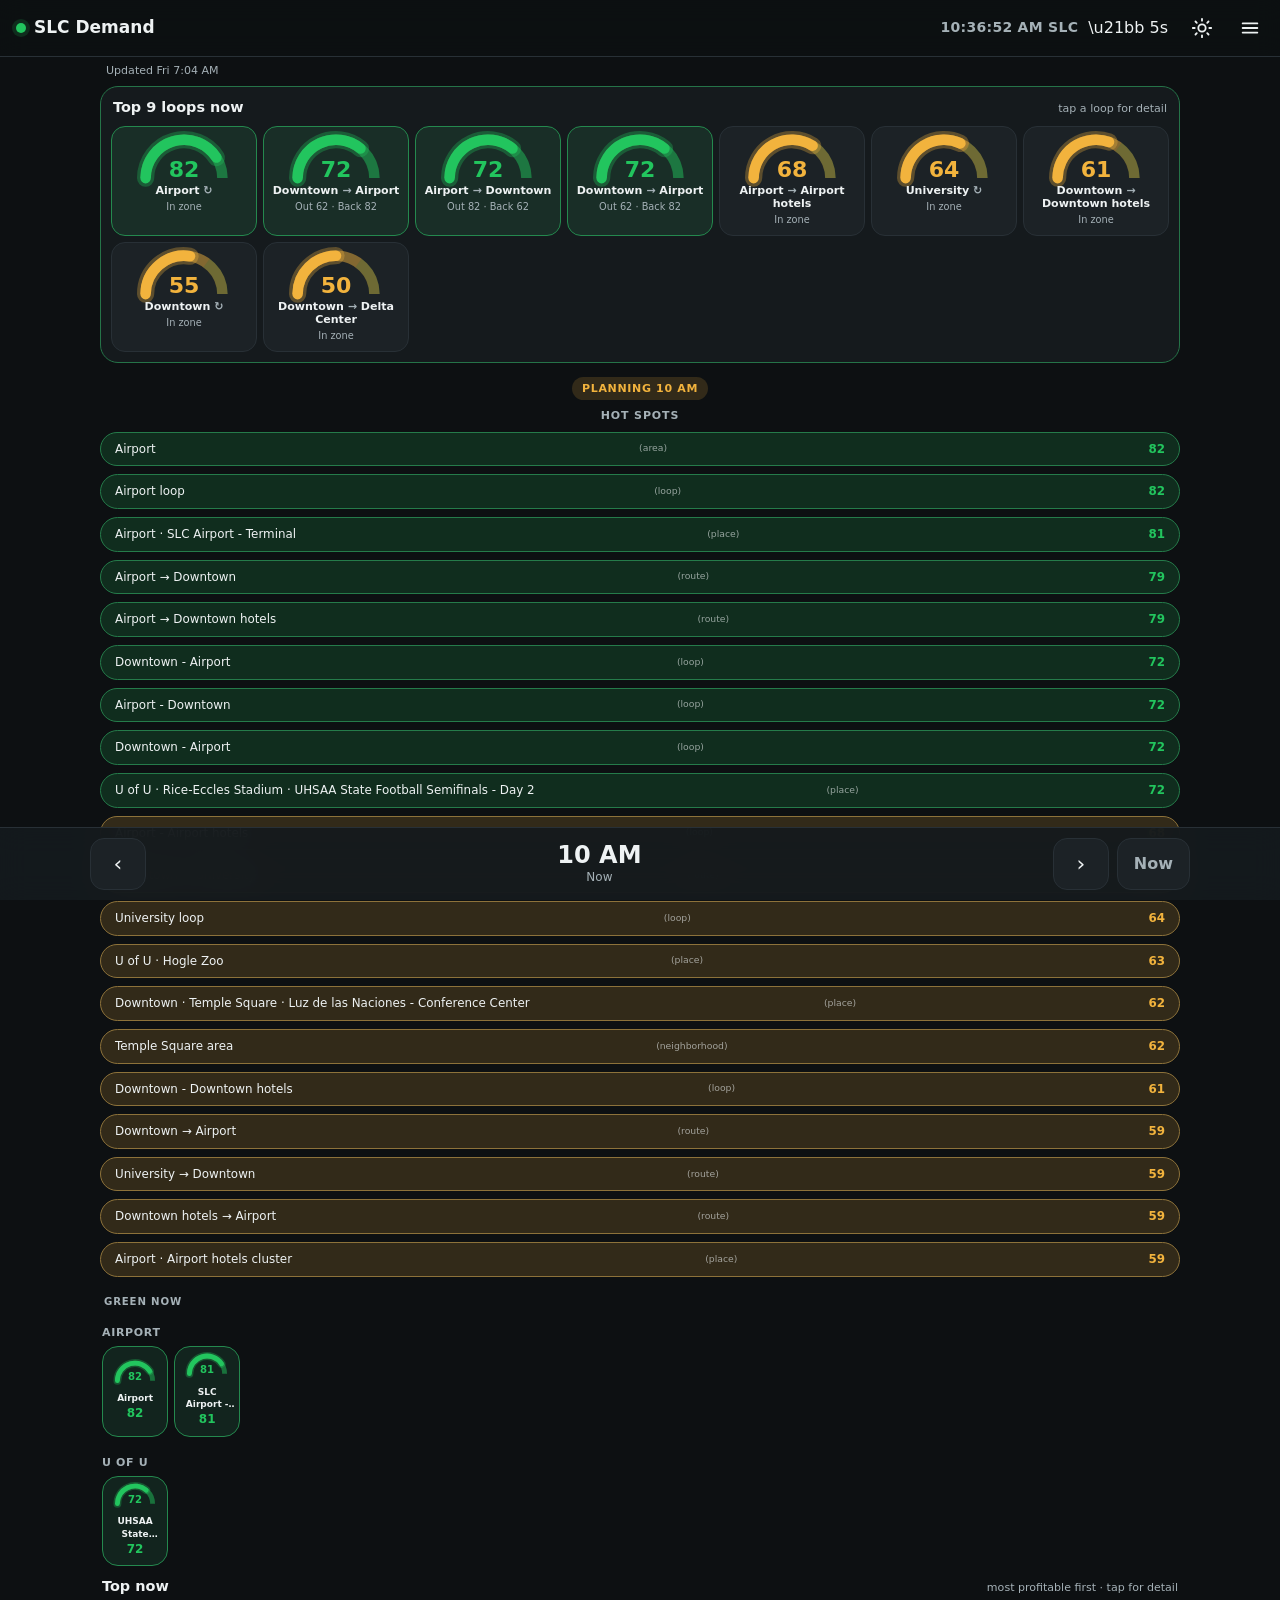
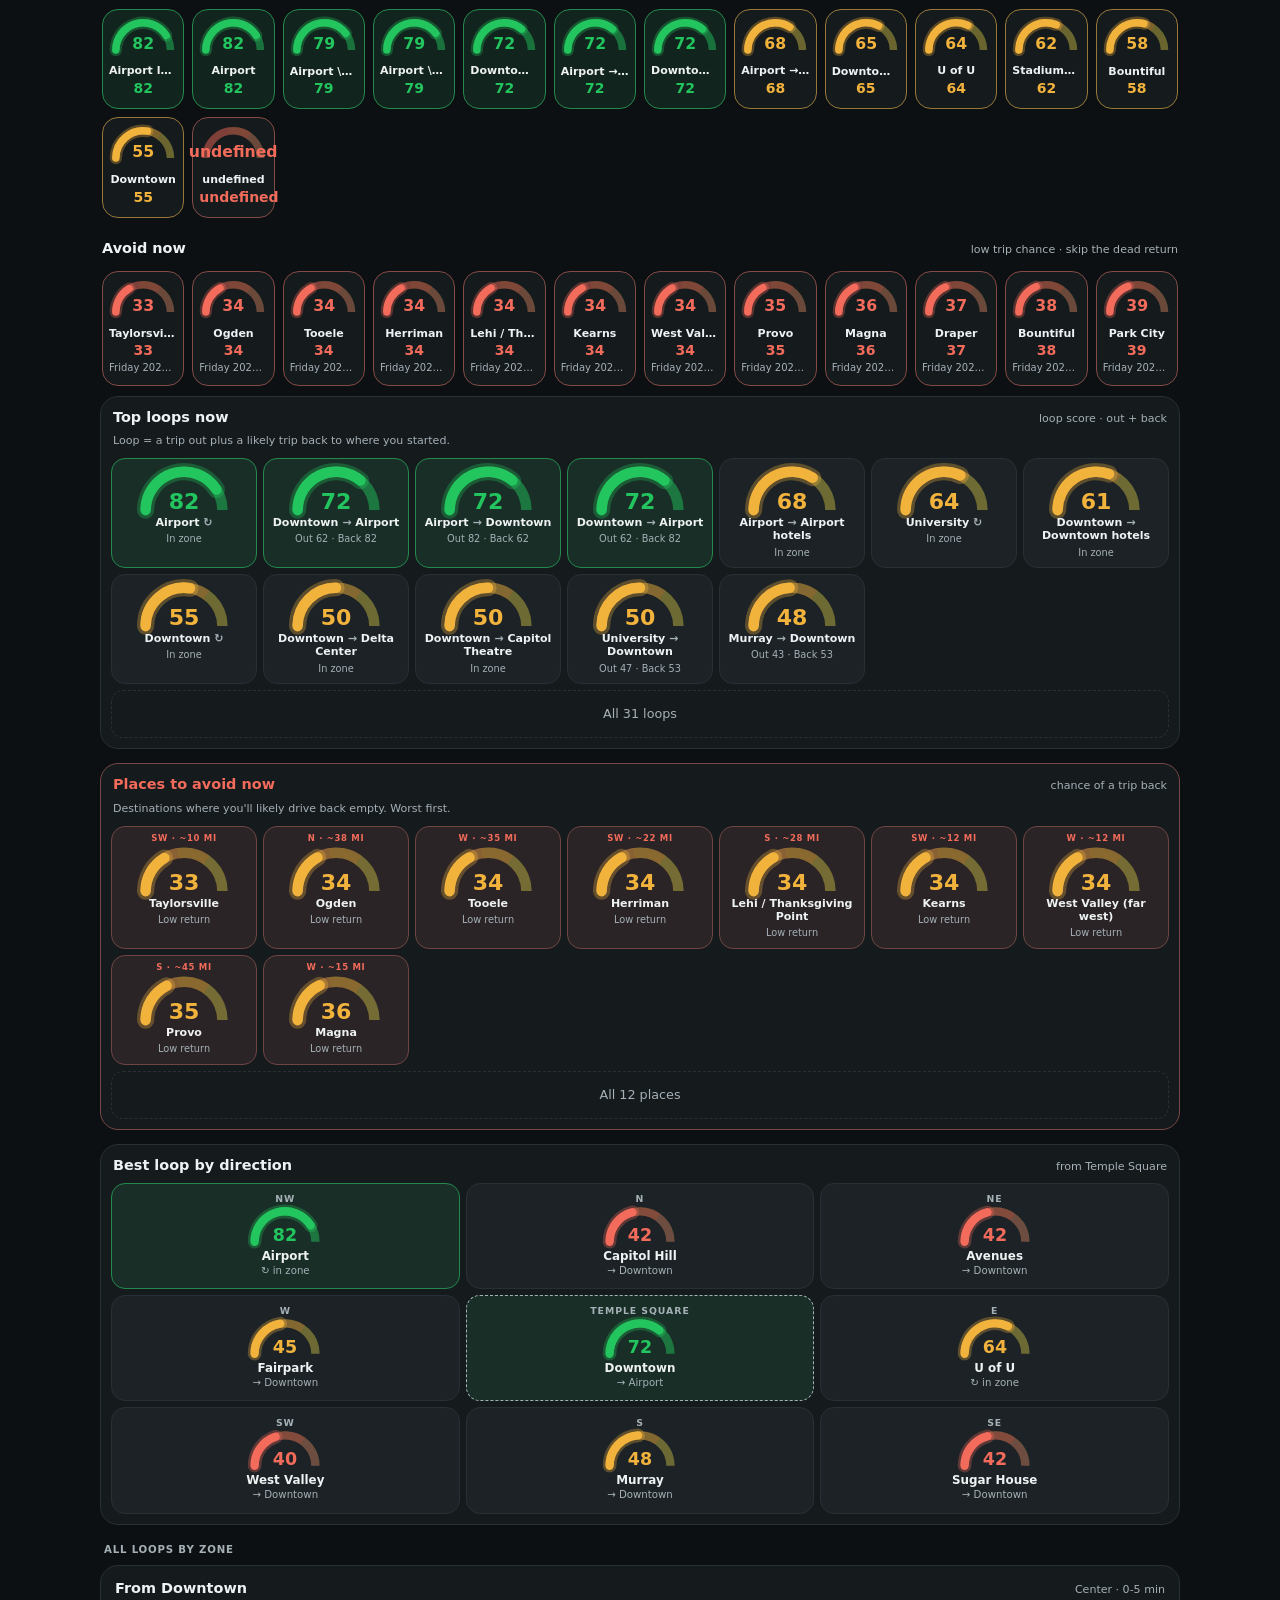
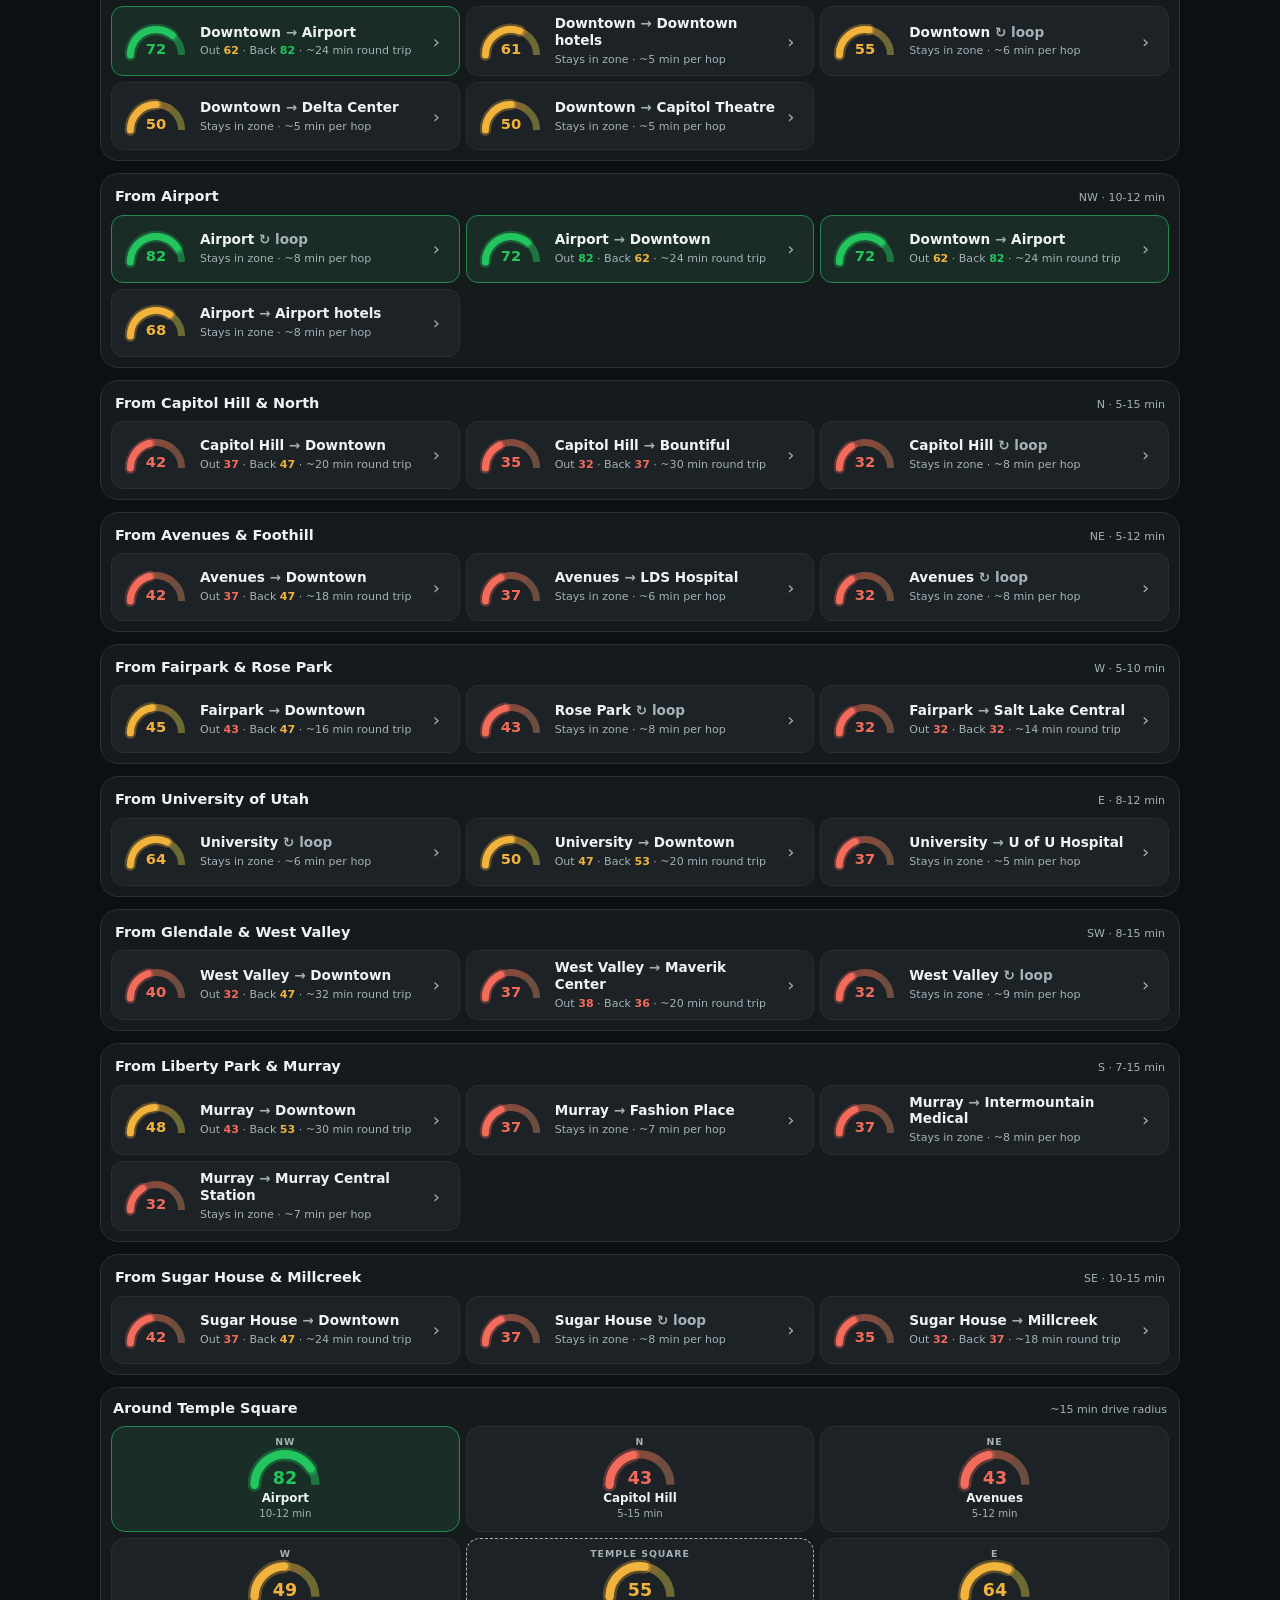
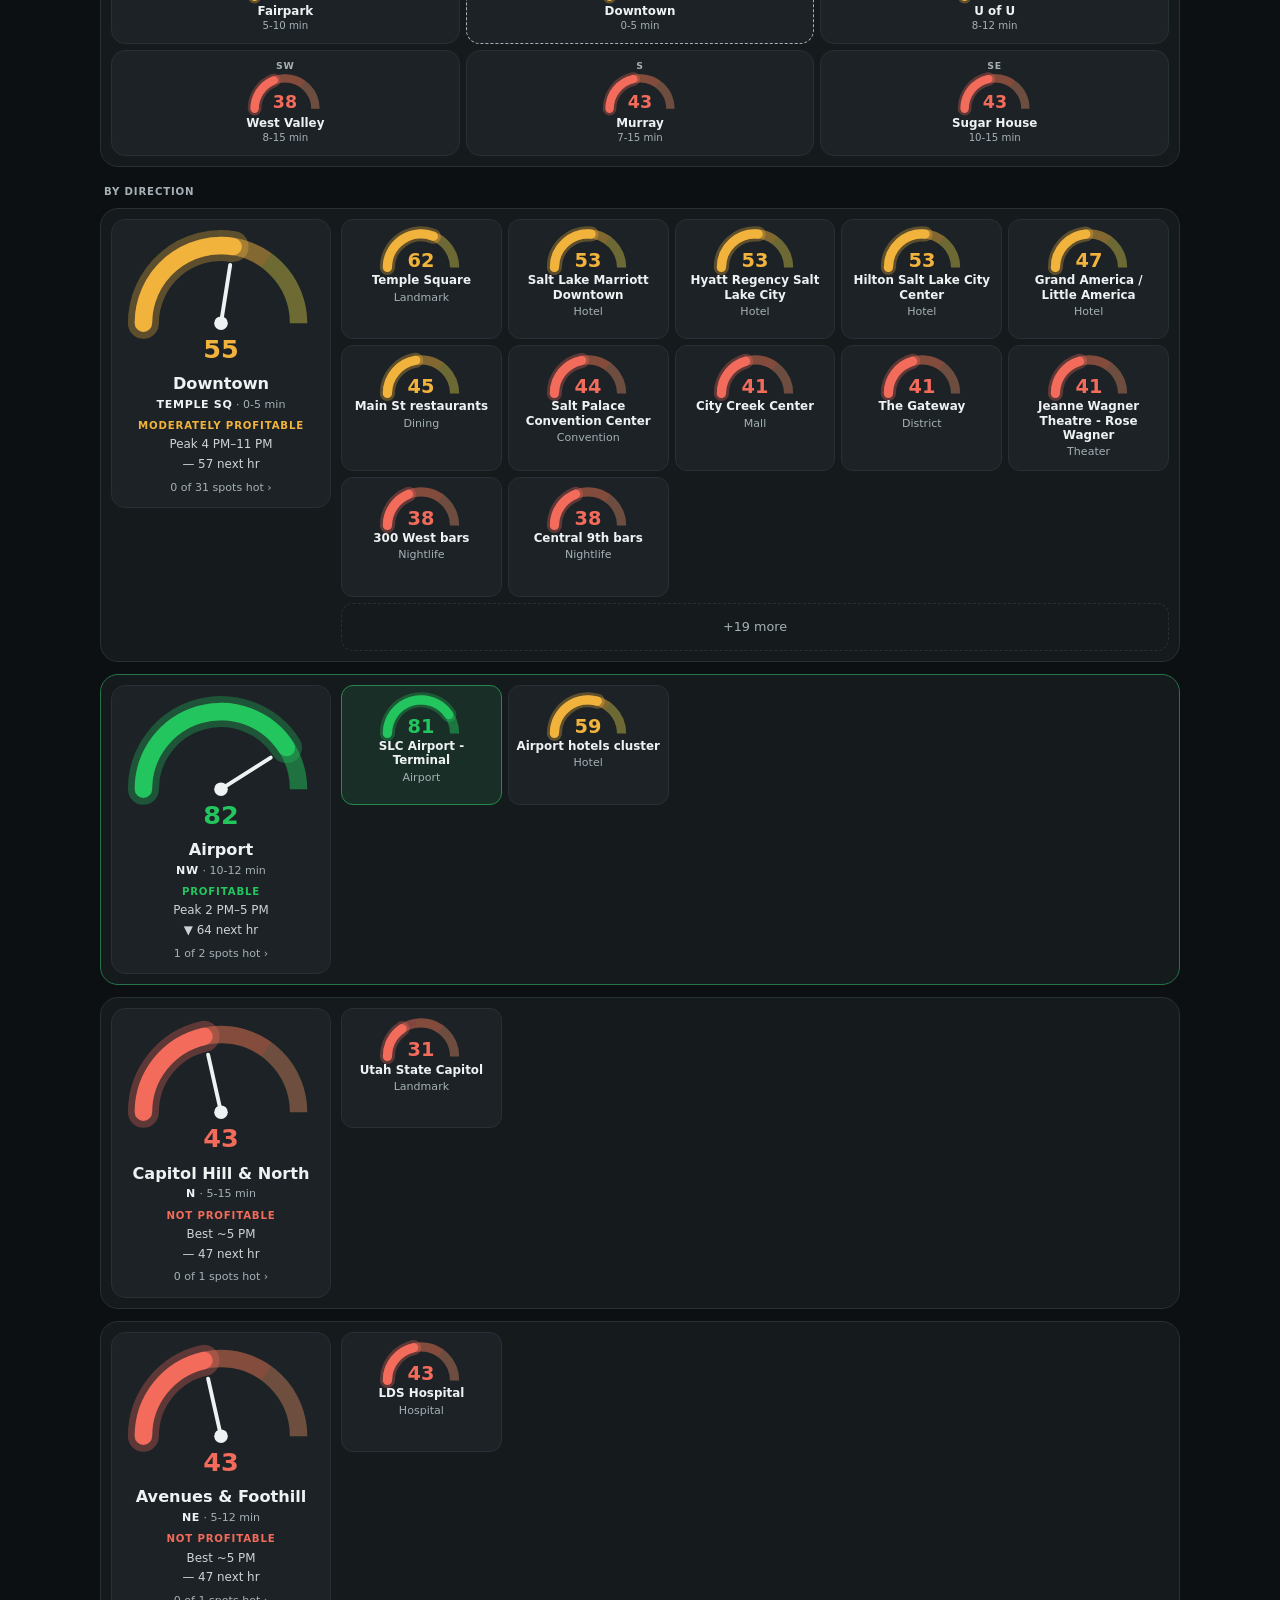
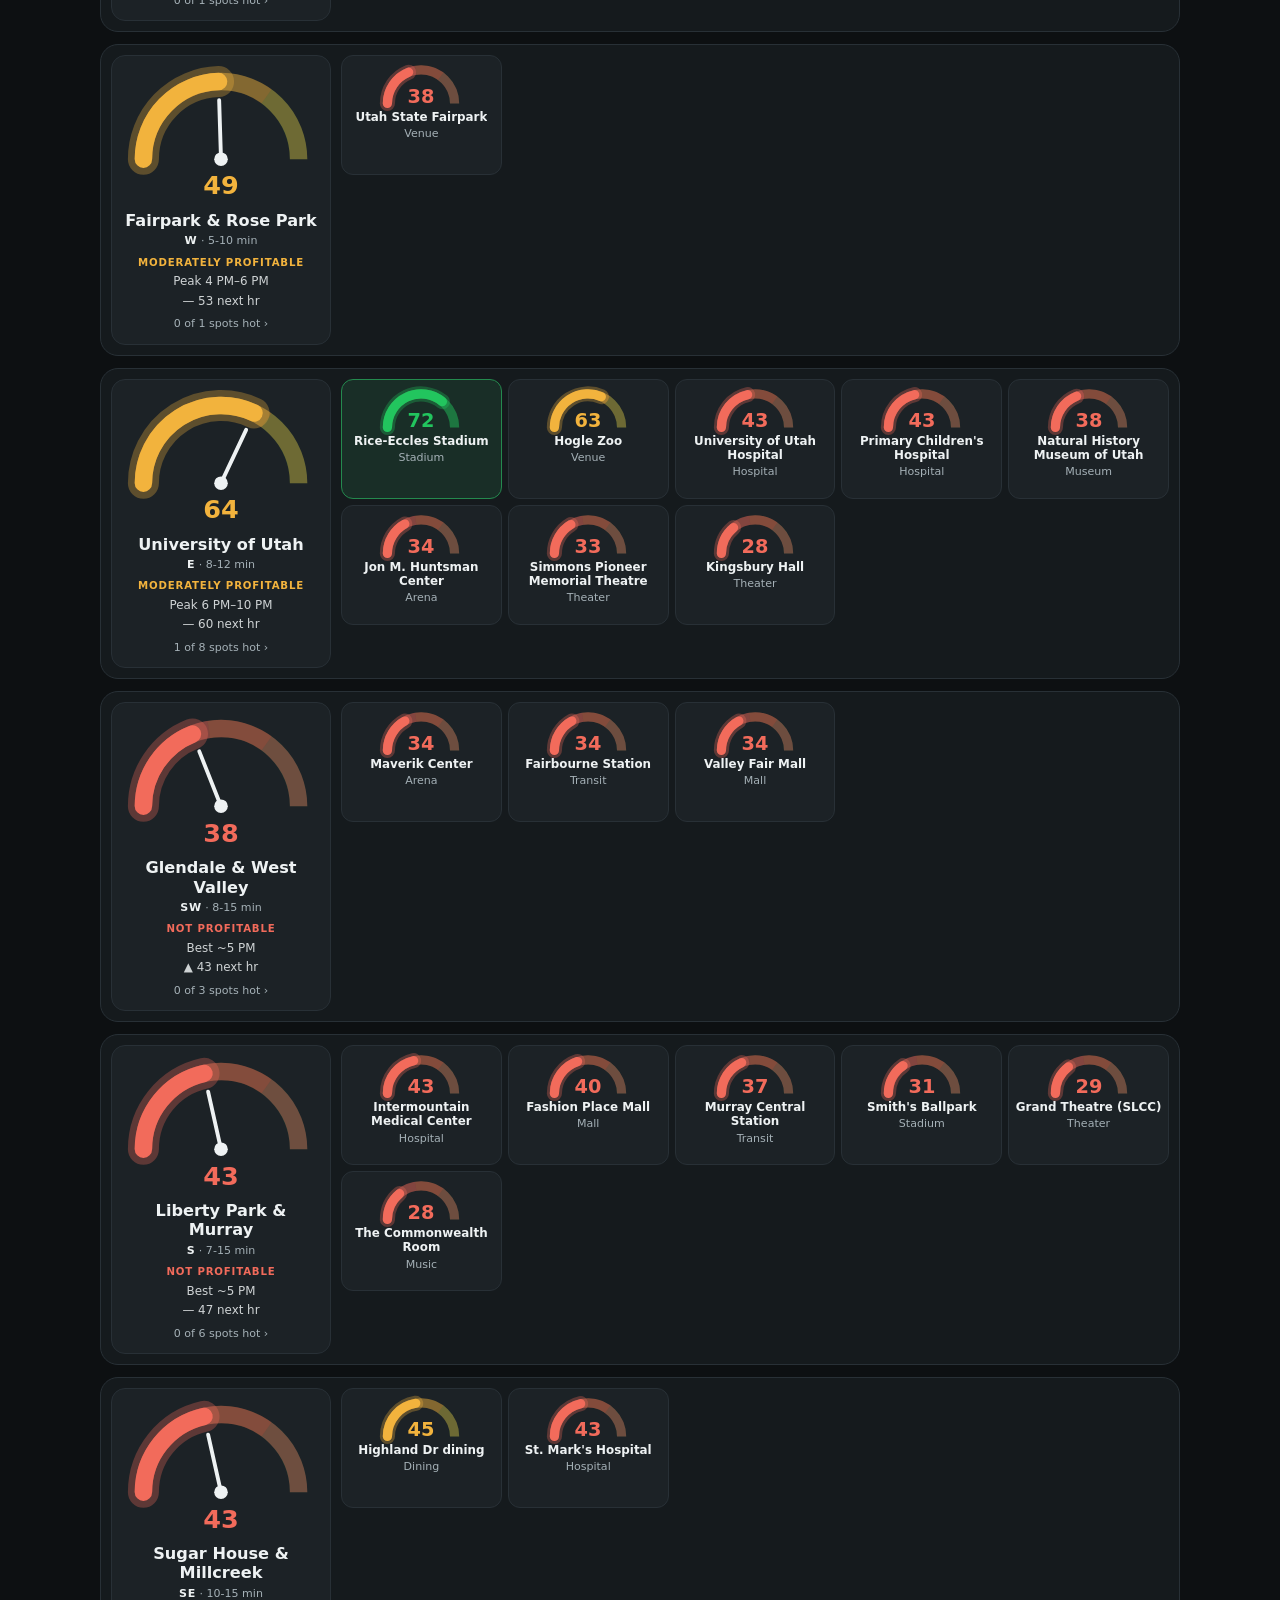
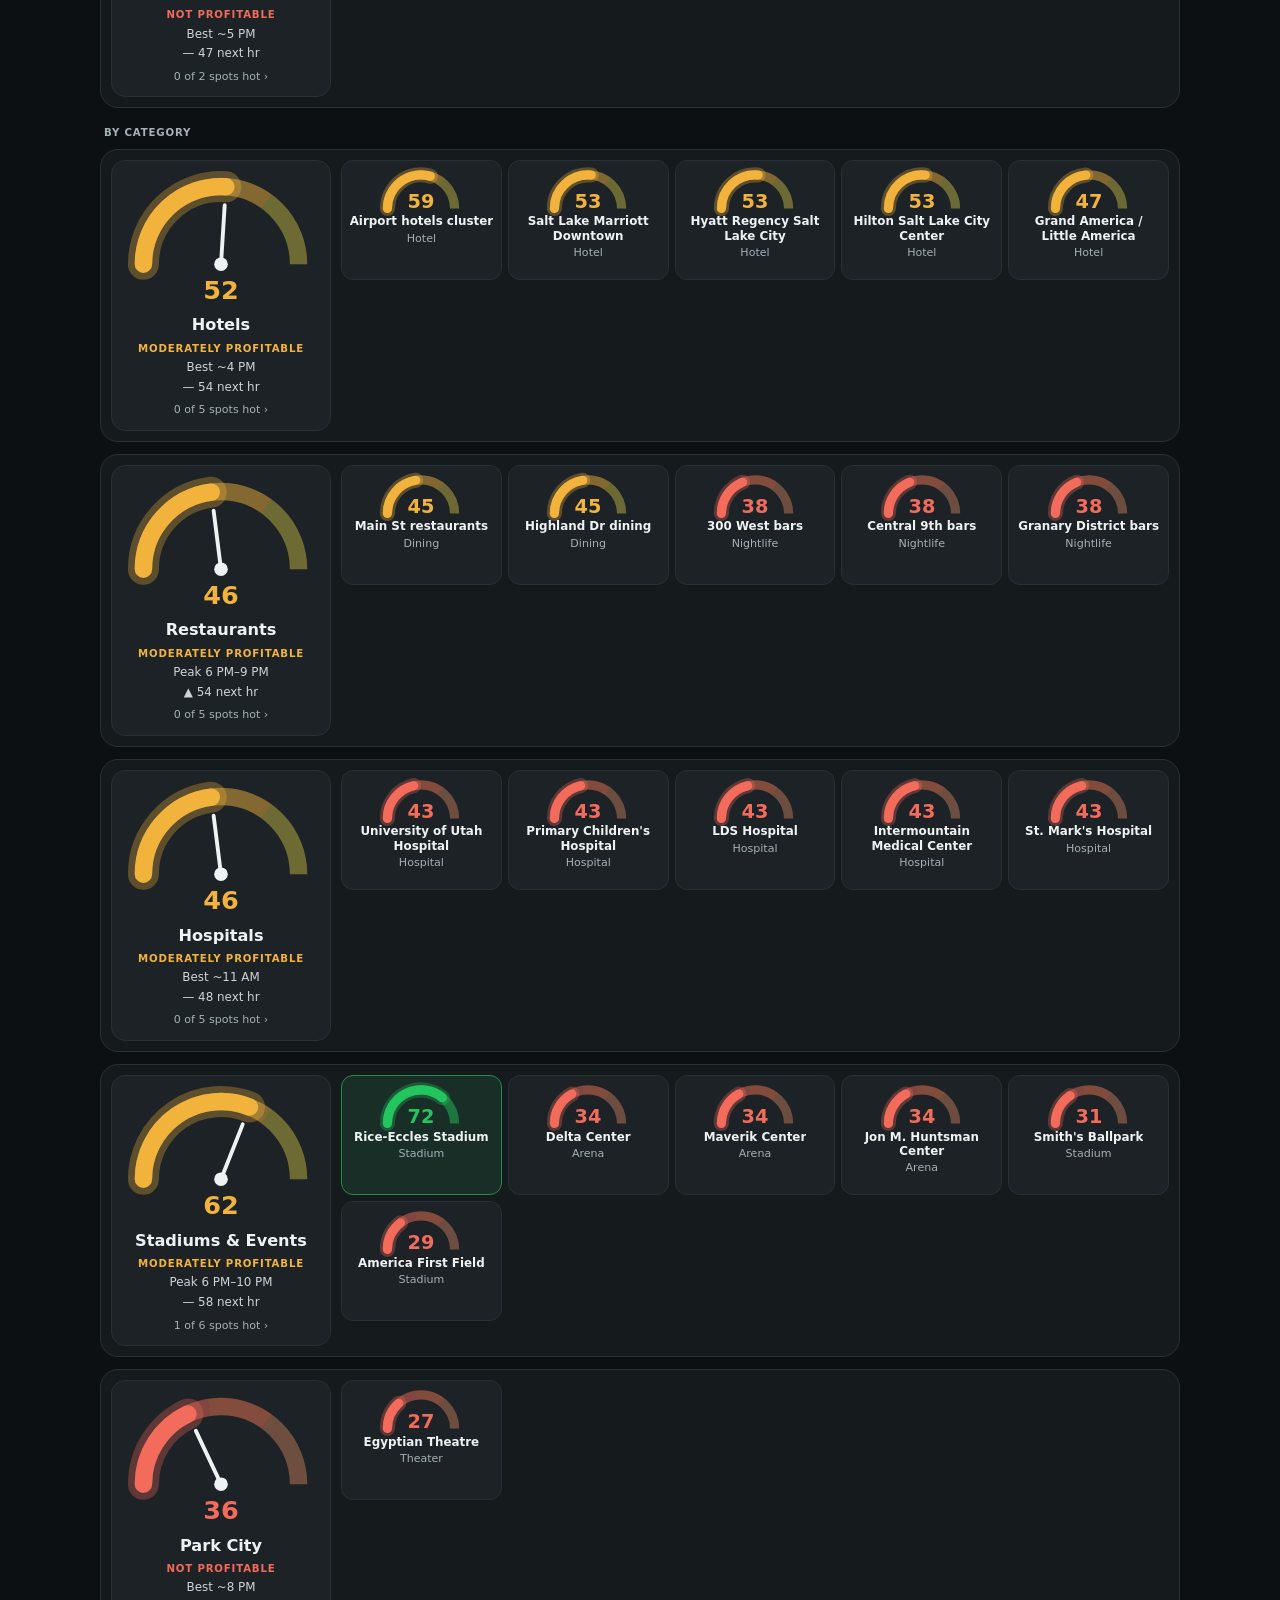
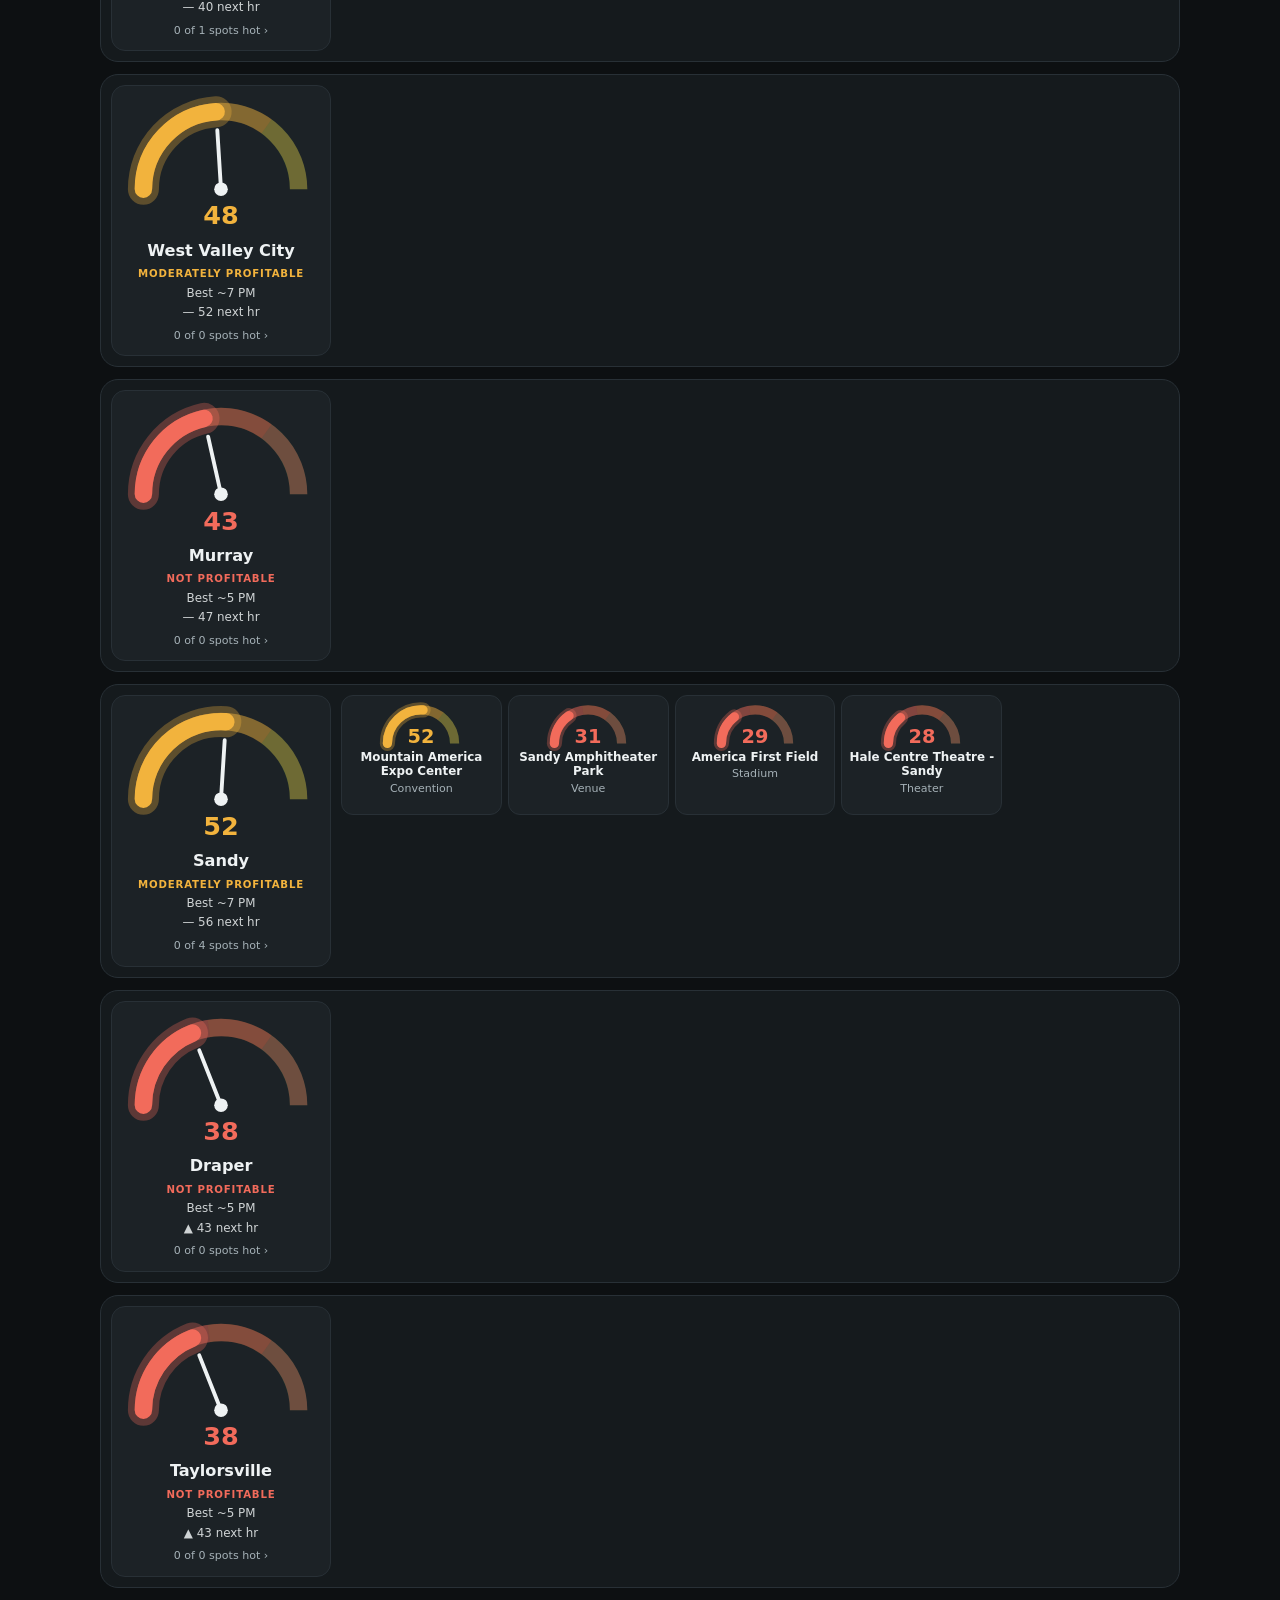
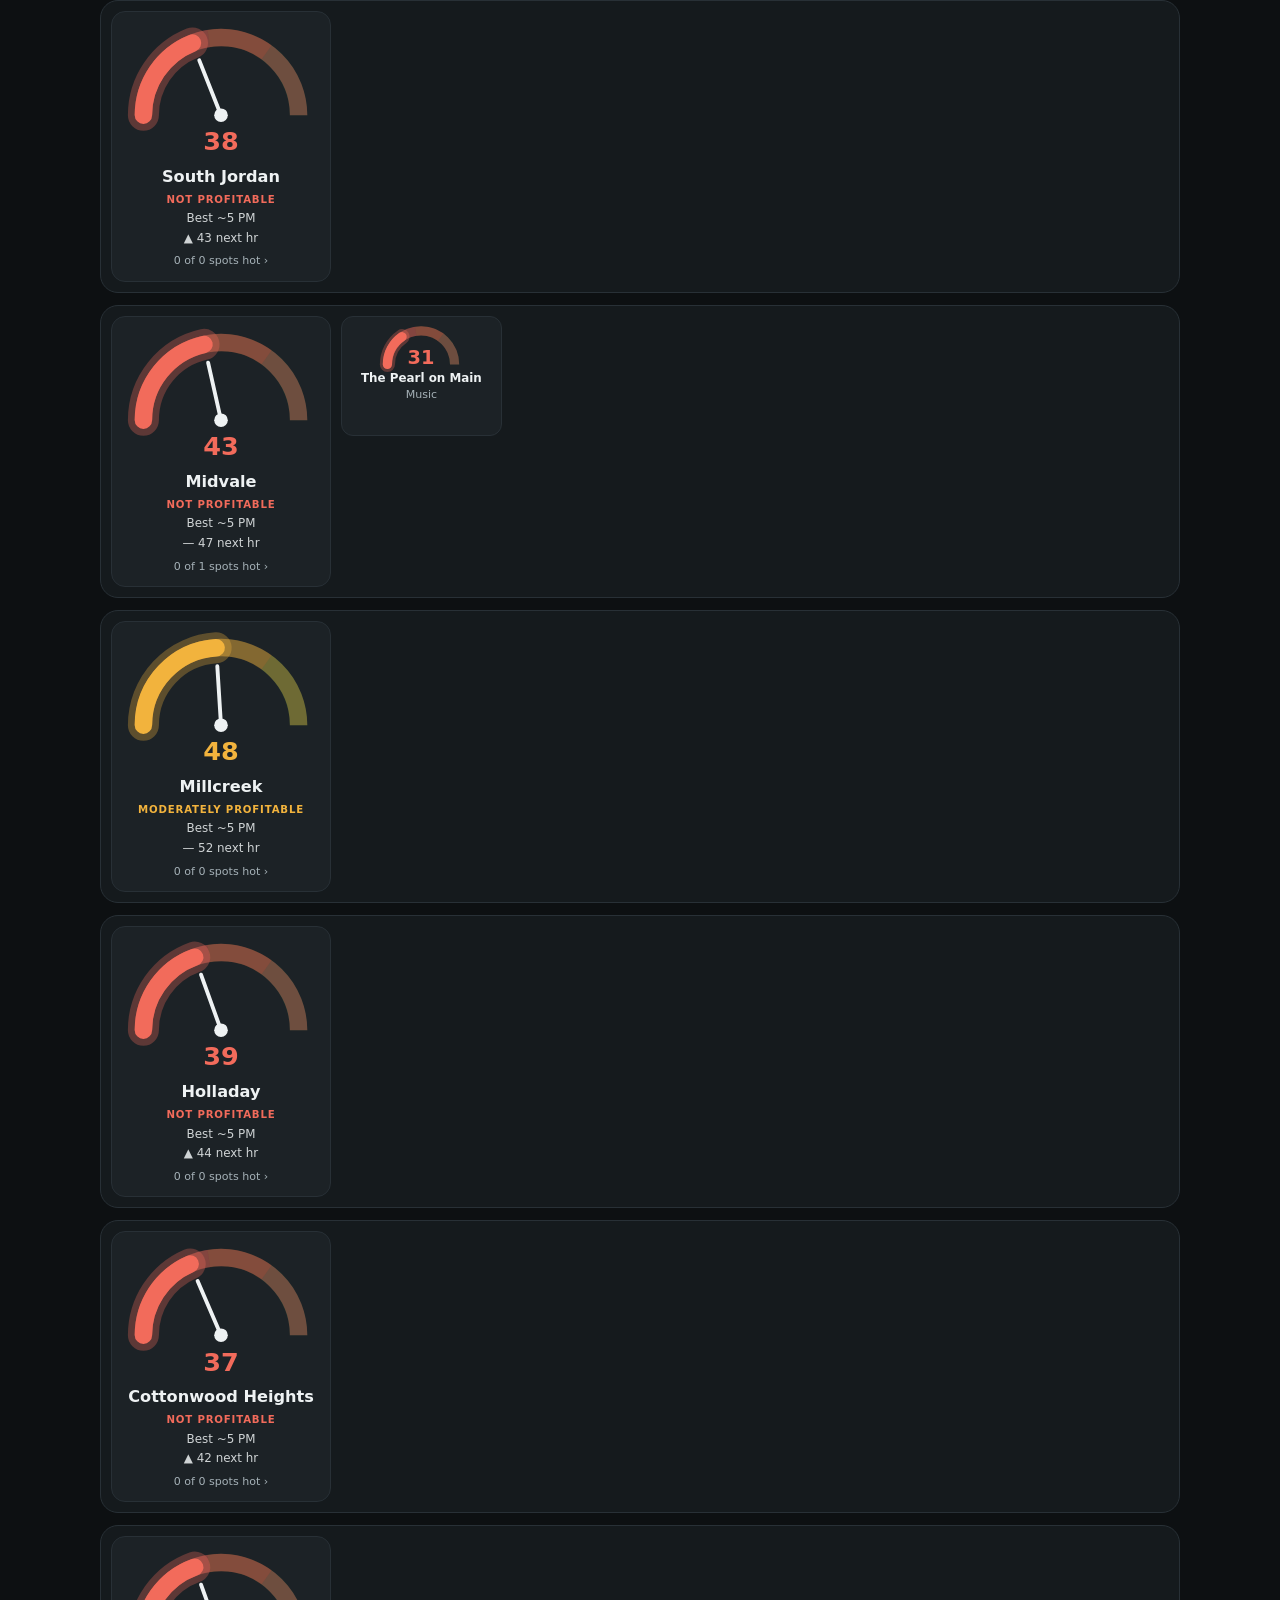
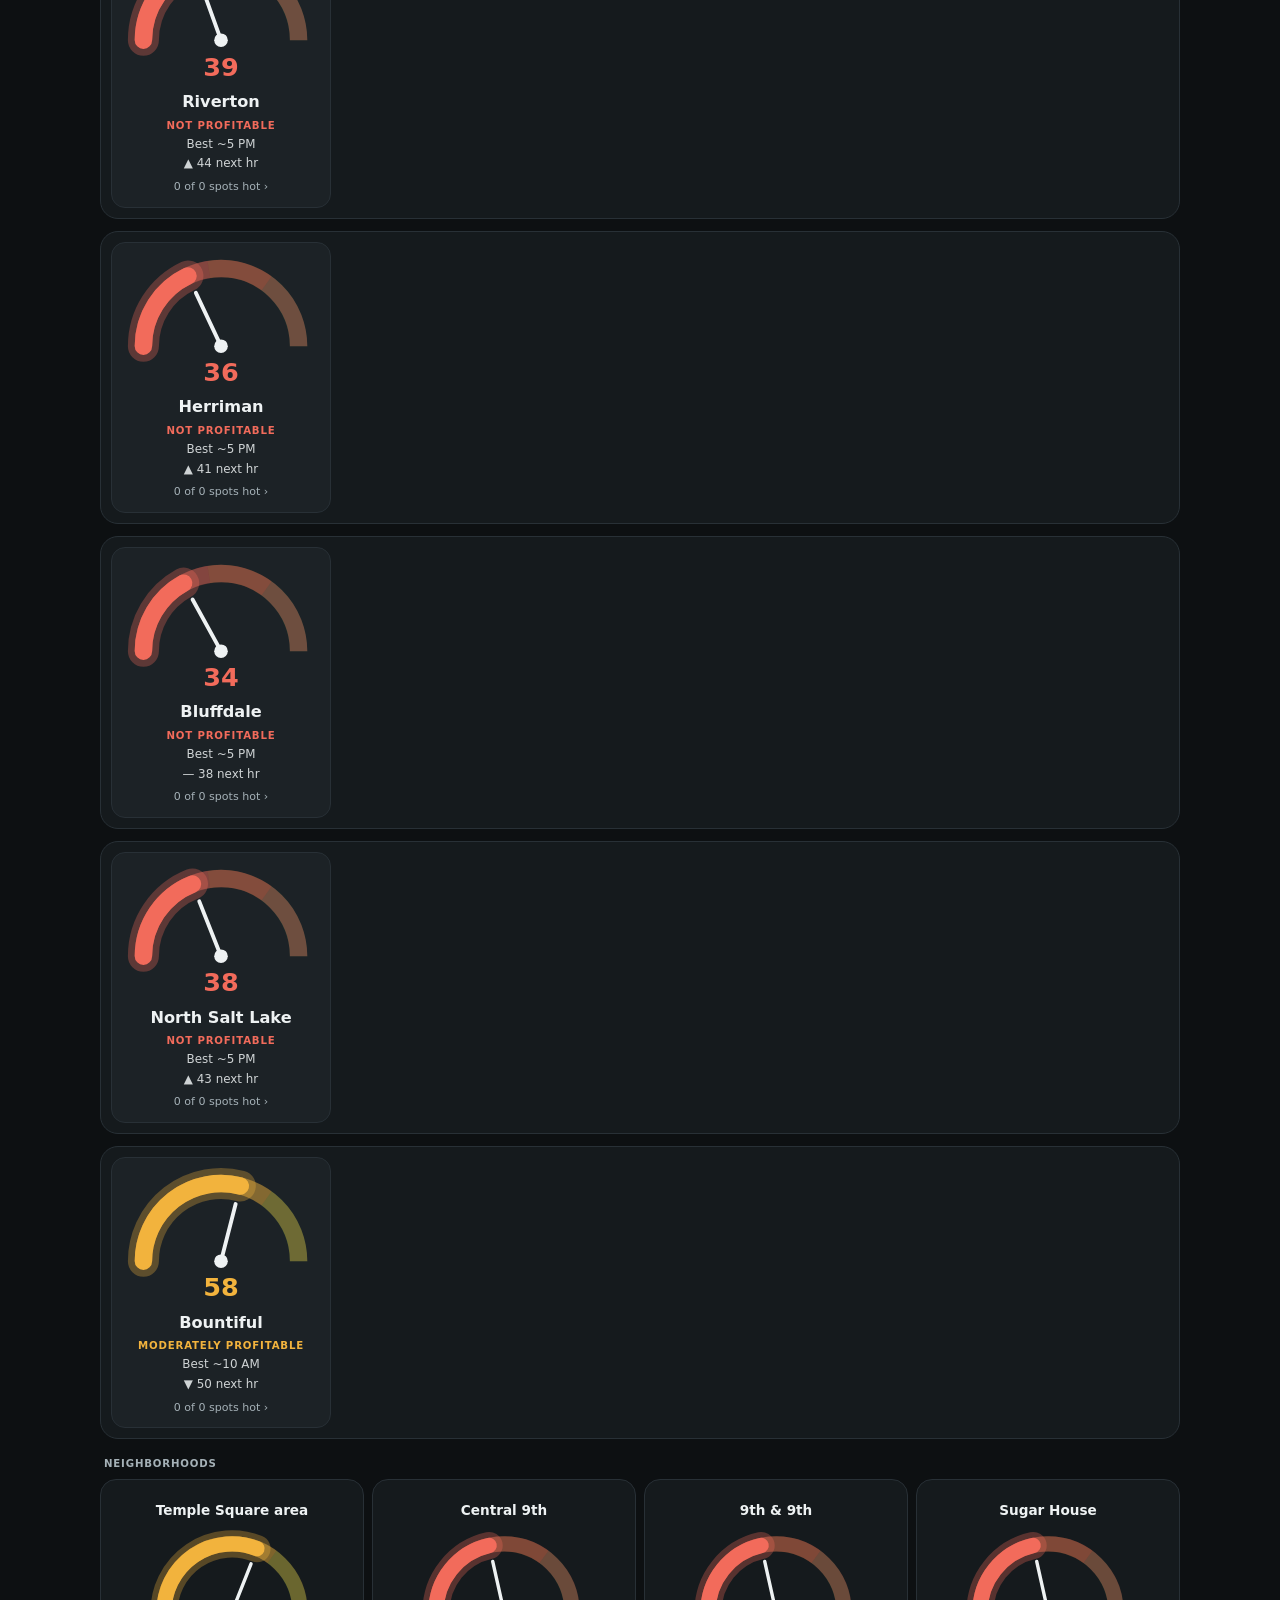
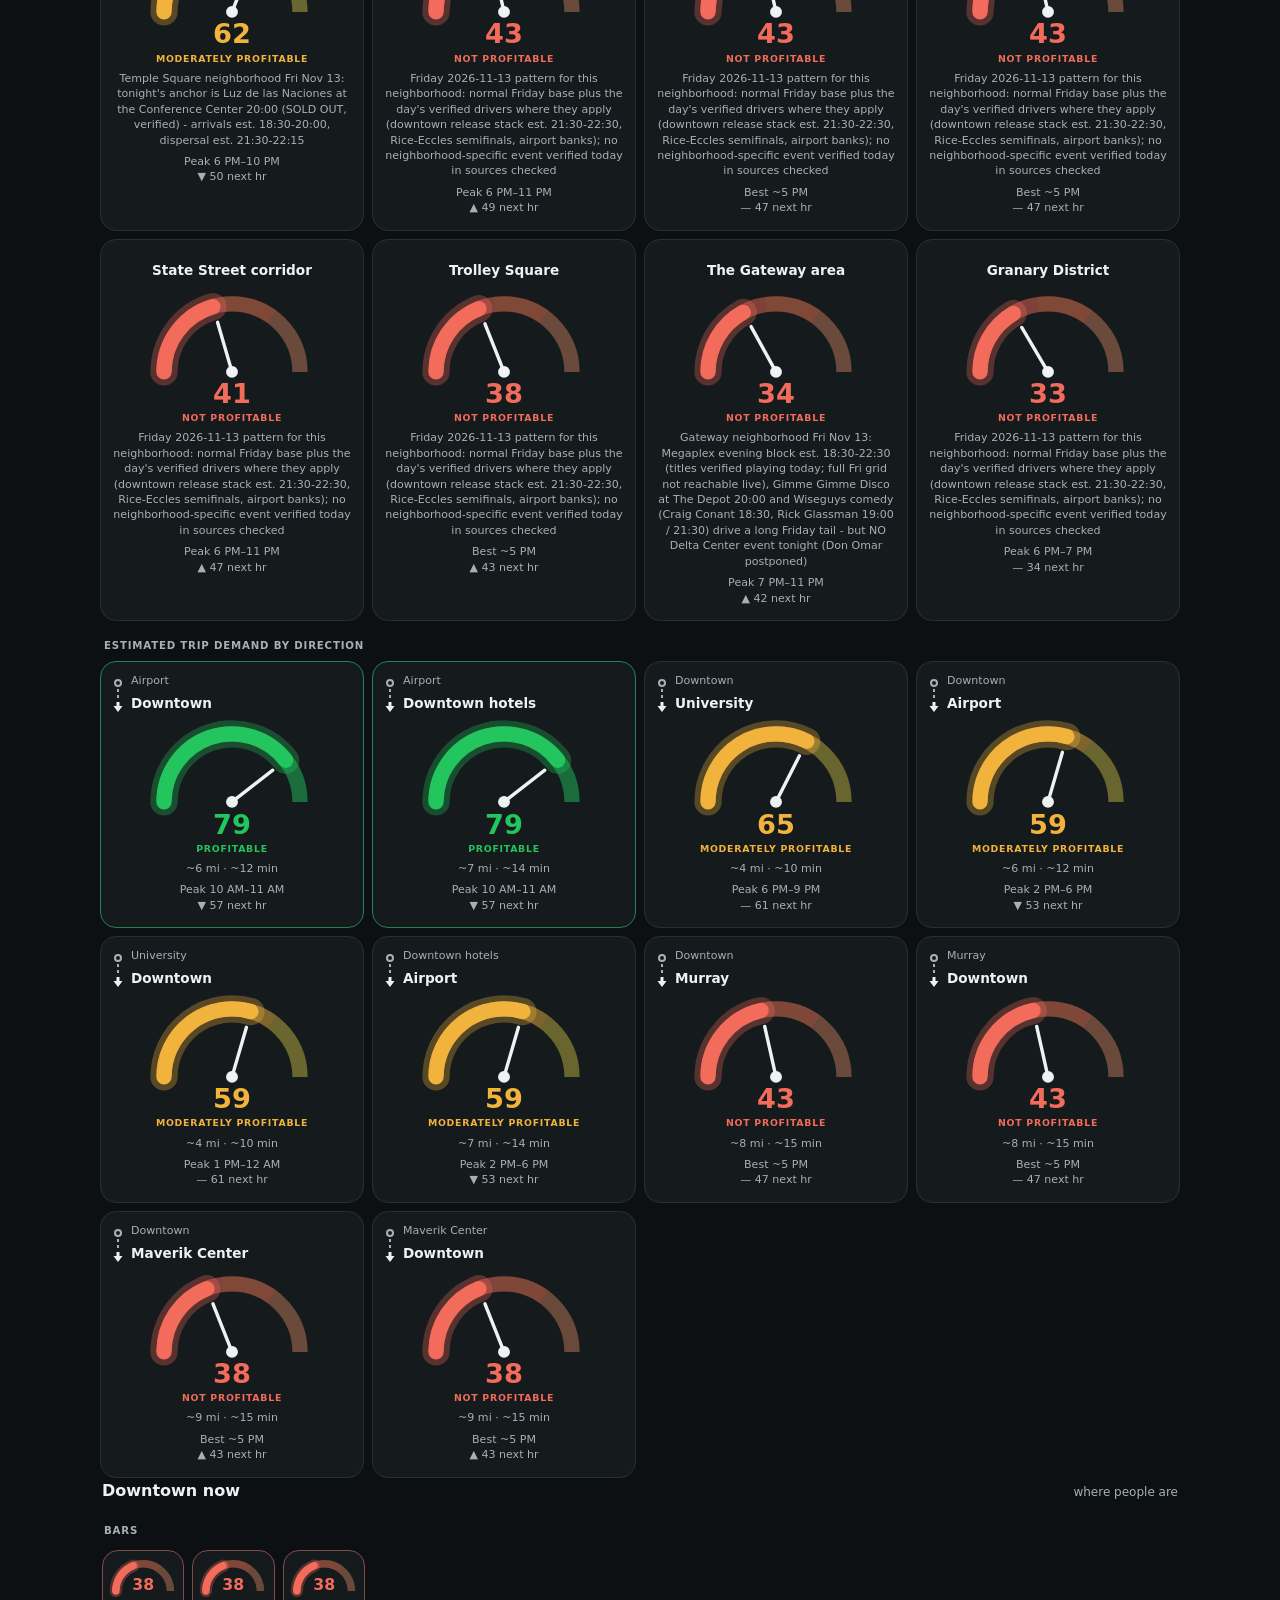
<file: index.html>
<!doctype html>
<html lang="en">
<head>
<meta charset="utf-8">
<meta name="viewport" content="width=device-width, initial-scale=1, viewport-fit=cover">
<title>SLC Demand Board</title>
<meta name="description" content="Hourly rideshare demand gauges for Salt Lake City areas and venues.">
<meta name="theme-color" content="#0d1012">
<meta name="color-scheme" content="dark light">
<meta name="apple-mobile-web-app-capable" content="yes">
<meta name="mobile-web-app-capable" content="yes">
<meta name="apple-mobile-web-app-status-bar-style" content="black-translucent">
<meta name="apple-mobile-web-app-title" content="SLC Demand">
<meta name="format-detection" content="telephone=no">
<link rel="manifest" href="manifest.webmanifest">
<link rel="icon" href="icons/icon.svg" type="image/svg+xml">
<link rel="apple-touch-icon" href="icons/icon-180.png">
<style>
  :root {
    --bg: #0d1012; --panel: #151a1d; --panel-2: #1c2226; --line: #283036;
    --text: #eef2f3; --muted: #a5b1b7; --k: 1;
    --high: #22c55e; --high-bg: rgba(34,197,94,.16);
    --med: #f2b33d;  --med-bg: rgba(242,179,61,.16);
    --low: #66717a;  --low-bg: rgba(102,113,122,.22);
    --bad: #f26b5b;  --bad-bg: rgba(242,107,91,.16);
    --radius: 18px; --tap: 48px;
    --sat: env(safe-area-inset-top, 0px); --sab: env(safe-area-inset-bottom, 0px);
    --sal: env(safe-area-inset-left, 0px); --sar: env(safe-area-inset-right, 0px);
    --head: calc(108px + var(--sat));
  }
  :root[data-theme="light"] {
    --bg: #f3f5f6; --panel: #ffffff; --panel-2: #f1f4f5; --line: #dbe1e4;
    --text: #11171b; --muted: #5b676e;
    --high: #138a3f; --high-bg: rgba(19,138,63,.13);
    --med: #b87a06;  --med-bg: rgba(184,122,6,.13);
    --low: #8f9aa1;  --low-bg: rgba(143,154,161,.22);
    --bad: #c43d2f;  --bad-bg: rgba(196,61,47,.12);
  }
  * { box-sizing: border-box; -webkit-tap-highlight-color: transparent; }
  html { -webkit-text-size-adjust: 100%; }
  html, body { margin: 0; background: var(--bg); color: var(--text);
    font: 16px/1.4 system-ui, -apple-system, "Segoe UI", Roboto, sans-serif; overscroll-behavior-y: none; }
  button { font: inherit; color: inherit; }
  body.sheet-open { overflow: hidden; }

  /* ---------- Top bar ---------- */
  header { position: sticky; top: 0; z-index: 20; flex-wrap: wrap;
    padding: calc(10px + var(--sat)) calc(16px + var(--sar)) 10px calc(16px + var(--sal));
    background: color-mix(in srgb, var(--bg) 88%, transparent); backdrop-filter: blur(12px); -webkit-backdrop-filter: blur(12px);
    border-bottom: 1px solid var(--line); display: flex; align-items: center; gap: 10px; }
  .brand { font-weight: 800; font-size: 17px; display: flex; align-items: center; gap: 8px; }
  .dot { width: 10px; height: 10px; border-radius: 50%; background: var(--high); box-shadow: 0 0 0 4px var(--high-bg); }
  .dot.stale { background: var(--med); box-shadow: 0 0 0 4px var(--med-bg); }
  .spacer { flex: 1; }
  .icon-btn { width: var(--tap); height: var(--tap); margin: -6px -10px -6px 0; border: 0; background: none;
    display: grid; place-items: center; border-radius: 12px; cursor: pointer; }
  .icon-btn:active { background: var(--panel-2); }
  .clock { font-variant-numeric: tabular-nums; font-size: 14px; font-weight: 700;
  .rtimer { font-variant-numeric: tabular-nums; font-size: 11px; color: var(--muted); }
    color: var(--muted); white-space: nowrap; letter-spacing: .02em; }
  .login-wrap { position: fixed; inset: 0; z-index: 300; display: grid; place-items: center;
    background: var(--bg); padding: 20px; overflow-y: auto; }
  .login-wrap[hidden] { display: none; }
  .login-card { width: min(360px, 100%); background: var(--panel); border: 1px solid var(--line);
    border-radius: 20px; padding: 28px 24px; box-shadow: 0 18px 50px rgba(0,0,0,.35); }
  .login-brand { font-weight: 800; font-size: 20px; display: flex; align-items: center; gap: 8px; margin-bottom: 4px; }
  .login-sub { color: var(--muted); font-size: 14px; margin: 0 0 18px; }
  .login-lbl { display: block; font-size: 13px; font-weight: 700; color: var(--muted); margin-bottom: 12px; }
  .login-lbl input { display: block; width: 100%; margin-top: 6px; height: 48px; border-radius: 12px;
    border: 1px solid var(--line); background: var(--panel-2); color: var(--text);
    font-size: 16px; padding: 0 14px; box-sizing: border-box; }
  .login-lbl input:focus { outline: 2px solid var(--high); border-color: var(--high); }
  .login-remember { display: flex; align-items: center; gap: 8px; font-size: 14px; color: var(--text);
    margin: 4px 0 14px; cursor: pointer; }
  .login-remember input { width: 18px; height: 18px; accent-color: var(--high); }
  .login-err { color: var(--bad); font-size: 13px; font-weight: 700; margin-bottom: 10px; }
  .login-err[hidden] { display: none; }
  .login-btn { width: 100%; height: 52px; border: 0; border-radius: 14px; background: var(--high);
    color: #06210f; font-weight: 800; font-size: 16px; cursor: pointer; }
  .login-btn:active { transform: scale(.98); }
  .login-btn:disabled { opacity: .6; }
  .status { font-size: 12px; color: var(--muted); padding: 6px calc(16px + var(--sar)) 0 calc(16px + var(--sal)); max-width: 1100px; margin: 0 auto; }

  main { padding: 8px calc(10px + var(--sar)) calc(110px + var(--sab)) calc(10px + var(--sal)); max-width: 1100px; margin: 0 auto; }

  /* ---------- Hot now ---------- */
  .hot { display: flex; flex-direction: column; align-items: stretch; gap: 8px; margin: 4px 0 14px; padding: 0; overflow: visible; }
  .hot::-webkit-scrollbar { display: none; }
  .topnow { margin: 2px 0 10px; }
  .topstrip { display: grid; grid-template-columns: repeat(auto-fill, minmax(82px, 1fr)); gap: 8px; padding: 4px 2px 10px; }
  .tchip { width: 100%; min-width: 0; background: var(--panel); border: 1px solid var(--line);
    border-radius: 16px; padding: 8px 6px 10px; cursor: pointer; text-align: center; color: var(--text); }
  .tchip:active { transform: scale(.96); }
  .tchip svg { width: 100%; max-width: 72px; overflow: visible; }
  .tchip .n { font-size: 11px; font-weight: 700; margin-top: 4px; white-space: nowrap; overflow: hidden; text-overflow: ellipsis; }
  .tchip .z { font-size: 10px; color: var(--muted); white-space: nowrap; overflow: hidden; text-overflow: ellipsis; }
  .tchip .s { font-size: 14px; font-weight: 800; }
  .nowhead { display: flex; align-items: baseline; justify-content: space-between; padding: 2px 2px 4px; }
  .nowhead b { font-size: 16px; }
  .nowhead span { font-size: 12px; color: var(--muted); }
  .nowgrid { display: grid; grid-template-columns: repeat(auto-fill, minmax(82px, 1fr)); gap: 8px; padding: 4px 2px 10px; }
  .nogreen { font-size: 12px; color: var(--muted); padding: 2px 2px 10px; }
  .garea { font-size: 11px; font-weight: 800; color: var(--muted); text-transform: uppercase; letter-spacing: .06em; padding: 8px 2px 2px; }
  .ggreen { grid-template-columns: repeat(auto-fill, minmax(64px, 1fr)); gap: 6px; }
  .tchip.gdial { padding: 6px 4px 8px; }
  .gdial svg { max-width: 44px; }
  .gdial .n { font-size: 9px; font-weight: 700; margin-top: 3px; display: -webkit-box; -webkit-line-clamp: 2; -webkit-box-orient: vertical; overflow: hidden; white-space: normal; }
  .gdial .s { font-size: 12px; }
  .tchip.high { border-color: color-mix(in srgb, var(--high) 60%, var(--line)); background: color-mix(in srgb, var(--high-bg) 50%, var(--panel)); }
  .tchip.med { border-color: color-mix(in srgb, var(--med) 55%, var(--line)); }
  .tchip.low { border-color: color-mix(in srgb, var(--bad) 45%, var(--line)); }
  .hot .lbl { flex: 0 0 auto; align-self: center; font-size: 11px; font-weight: 800; letter-spacing: .08em; text-transform: uppercase; color: var(--muted); }
  .pill { border: 1px solid color-mix(in srgb, var(--high) 50%, var(--line)); background: var(--high-bg);
    color: var(--text); border-radius: 999px; padding: 6px 12px; font-size: 13px; cursor: pointer; white-space: nowrap; }
  .hot .pill { display: flex; justify-content: space-between; align-items: center; width: 100%; white-space: normal; text-align: left; }
  .pill b { color: var(--high); margin-left: 4px; }
  .pill .kind { font-style: normal; font-size: 0.78em; opacity: 0.6; margin-left: 6px; }
  .hot .pill.med { border-color: color-mix(in srgb, var(--med) 50%, var(--line)); background: var(--med-bg); }
  .hot .pill.med b { color: var(--med); }
  .ahead { flex: 0 0 auto; align-self: center; font-size: 11px; font-weight: 800; letter-spacing: .06em; text-transform: uppercase;
    color: var(--med); background: var(--med-bg); padding: 4px 10px; border-radius: 999px; }

  /* ---------- Area row: big gauge left, mini gauges right ---------- */
  .area { display: grid; grid-template-columns: 146px minmax(0, 1fr); gap: 8px; align-items: start;
    background: var(--panel); border: 1px solid var(--line); border-radius: var(--radius); padding: 8px; margin-bottom: 12px; }
  .area.high { border-color: color-mix(in srgb, var(--high) 45%, var(--line)); }
  .big { position: sticky; top: calc(var(--head) + 8px); background: var(--panel-2); border: 1px solid var(--line);
    border-radius: 14px; padding: 10px 6px 12px; text-align: center; cursor: pointer; display: flex; flex-direction: column; align-items: center; }
  .big:active { transform: scale(.98); }
  .big h2 { margin: 0; font-size: 15px; font-weight: 800; }
  .big svg { width: 100%; max-width: 200px; margin-top: 4px; overflow: visible; }
  .g-val { font-size: 34px; line-height: 1; font-weight: 800; font-variant-numeric: tabular-nums; margin-top: -2px; }
  .g-lvl { font-size: 10px; font-weight: 800; letter-spacing: .08em; text-transform: uppercase; margin-top: 4px; }
  .g-peak { color: var(--muted); font-size: 12px; margin-top: 6px; }
  .g-trend { font-size: 12px; color: var(--muted); }
  .g-more { font-size: 11px; color: var(--muted); margin-top: 8px; }

  .minis { display: grid; grid-template-columns: repeat(2, minmax(0, 1fr)); gap: 6px; }
  .mini { border: 1px solid var(--line); background: var(--panel-2); border-radius: 12px; padding: 6px 4px 8px;
    text-align: center; cursor: pointer; display: flex; flex-direction: column; align-items: center; min-height: 104px; }
  .mini:active { transform: scale(.97); }
  .mini.high { border-color: color-mix(in srgb, var(--high) 60%, var(--line)); background: color-mix(in srgb, var(--high-bg) 60%, var(--panel-2)); }
  .mini svg { width: 100%; max-width: 78px; overflow: visible; }
  .mini .n { font-size: 12px; font-weight: 650; line-height: 1.2; margin-top: 2px;
    display: -webkit-box; -webkit-line-clamp: 2; -webkit-box-orient: vertical; overflow: hidden; }
  .mini .t { font-size: 10px; color: var(--muted); margin-top: 1px; }
  .more { grid-column: 1 / -1; border: 1px dashed var(--line); background: none; border-radius: 12px; min-height: 40px;
    font-size: 13px; color: var(--muted); cursor: pointer; }

  /* ---------- Alerts ---------- */
  .alerts { display: flex; gap: 8px; overflow-x: auto; scroll-snap-type: x mandatory; margin: 4px -10px 0; padding: 0 10px 4px; scrollbar-width: none; }
  .alerts::-webkit-scrollbar { display: none; }
  .alert { flex: 0 0 82%; max-width: 340px; scroll-snap-align: start; background: var(--panel); border: 1px solid var(--line);
    border-left: 4px solid var(--med); border-radius: 12px; padding: 10px 12px; font-size: 14px; }
  .alert b { display: block; font-size: 11px; text-transform: uppercase; letter-spacing: .06em; color: var(--muted); }
  .alert .d { color: var(--muted); font-size: 13px; }
  .foot { font-size: 12px; color: var(--muted); text-align: center; margin: 22px 8px 0; }

  /* ---------- Bottom hour bar ---------- */
  .hourbar { position: fixed; left: 0; right: 0; bottom: 0; z-index: 30;
    padding: 10px calc(12px + var(--sar)) calc(10px + var(--sab)) calc(12px + var(--sal));
    background: color-mix(in srgb, var(--panel) 94%, transparent); backdrop-filter: blur(14px); -webkit-backdrop-filter: blur(14px);
    border-top: 1px solid var(--line); }
  .hourbar .row { display: flex; align-items: center; gap: 8px; max-width: 1100px; margin: 0 auto; }
  .step { width: 56px; height: 52px; border-radius: 14px; border: 1px solid var(--line); background: var(--panel-2); font-size: 22px; cursor: pointer; }
  .step:active { background: var(--line); }
  .hourlbl { flex: 1; text-align: center; }
  .hourlbl .h { font-size: 24px; font-weight: 800; font-variant-numeric: tabular-nums; line-height: 1.1; }
  .hourlbl .sub { font-size: 12px; color: var(--muted); }
  .now { height: 52px; padding: 0 16px; border-radius: 14px; border: 0; background: var(--high); color: #06210f; font-weight: 800; cursor: pointer; }
  .now[disabled] { background: var(--panel-2); color: var(--muted); border: 1px solid var(--line); }

  /* ---------- Bottom sheet ---------- */
  .backdrop { position: fixed; inset: 0; z-index: 40; background: rgba(0,0,0,.5); opacity: 0; pointer-events: none; transition: opacity .2s; }
  .sheet { position: fixed; left: 0; right: 0; bottom: 0; z-index: 50; max-height: 88vh; max-height: 88dvh;
    background: var(--bg); border-top: 1px solid var(--line); border-radius: 22px 22px 0 0;
    transform: translateY(102%); visibility: hidden; transition: transform .25s ease, visibility 0s linear .25s; display: flex; flex-direction: column; max-width: 720px; margin: 0 auto; }
  body.sheet-open .backdrop { opacity: 1; pointer-events: auto; }
  body.sheet-open .sheet { transform: none; visibility: visible; transition: transform .25s ease, visibility 0s; }
  .grab { width: 40px; height: 5px; border-radius: 3px; background: var(--line); margin: 8px auto 0; }
  .sheet-head { display: flex; align-items: center; gap: 10px; padding: 8px 16px 10px; }
  .sheet-head h3 { margin: 0; font-size: 19px; line-height: 1.2; }
  .sheet-head .sub { font-size: 12px; color: var(--muted); }
  .badge { font-weight: 800; padding: 2px 10px; border-radius: 999px; font-size: 14px; white-space: nowrap; }
  .sheet-body { overflow-y: auto; -webkit-overflow-scrolling: touch; padding: 0 calc(14px + var(--sar)) calc(20px + var(--sab)) calc(14px + var(--sal)); }
  .why { background: var(--panel); border: 1px solid var(--line); border-radius: 14px; padding: 10px 14px; font-size: 14px; margin-bottom: 10px; }
  .why ul { margin: 4px 0 0; padding-left: 18px; }
  .why .src { color: var(--muted); font-size: 12px; margin-top: 6px; }
  .venue { background: var(--panel); border: 1px solid var(--line); border-radius: 14px; padding: 12px;
    display: grid; grid-template-columns: 64px 1fr; gap: 12px; align-items: center; margin-bottom: 8px; }
  .venue svg { width: 64px; overflow: visible; }
  .venue h4 { margin: 0; font-size: 15px; }
  .venue .peak { font-size: 13px; color: var(--muted); }
  .venue .note { font-size: 13px; margin-top: 2px; }
  .hero { text-align: center; background: var(--panel); border: 1px solid var(--line); border-radius: 14px; padding: 14px; margin-bottom: 10px; }
  .hero svg { width: 200px; max-width: 70%; overflow: visible; }
  .strip { display: grid; grid-template-columns: repeat(24, 1fr); gap: 2px; align-items: end; height: 24px; margin-top: 8px; }
  .strip.tall { height: 56px; }
  .strip i { display: block; border-radius: 2px; min-height: 3px; }
  .strip i.sel { outline: 2px solid var(--text); outline-offset: 1px; }
  .axis { display: flex; justify-content: space-between; font-size: 10px; color: var(--muted); margin-top: 2px; }

  /* ---------- Menu ---------- */
  .menu { position: fixed; top: calc(56px + var(--sat)); right: calc(10px + var(--sar)); z-index: 60; min-width: 220px;
    background: var(--panel); border: 1px solid var(--line); border-radius: 14px; padding: 6px; display: none; box-shadow: 0 12px 30px rgba(0,0,0,.35); }
  .menu.open { display: block; }
  .menu button, .menu a { display: flex; align-items: center; justify-content: space-between; width: 100%; min-height: var(--tap);
    padding: 0 12px; border: 0; background: none; border-radius: 10px; text-decoration: none; font-size: 15px; cursor: pointer; text-align: left; color: var(--text); }
  .menu button:active, .menu a:active { background: var(--panel-2); }
  .menu .who { font-size: 12px; color: var(--muted); padding: 8px 12px; border-bottom: 1px solid var(--line); margin-bottom: 4px; word-break: break-all; }
  .toggle { font-size: 12px; color: var(--muted); }



  /* ---------- Compass around Temple Square ---------- */
  .compass-wrap { background: var(--panel); border: 1px solid var(--line); border-radius: var(--radius); padding: 10px; margin-bottom: 14px; }
  .compass-head { display: flex; justify-content: space-between; align-items: baseline; margin: 0 2px 8px; }
  .compass-head b { font-size: 15px; }
  .compass-head span { font-size: 12px; color: var(--muted); }
  .compass { display: grid; grid-template-columns: repeat(3, minmax(0, 1fr)); gap: 6px; }
  .cell { border: 1px solid var(--line); background: var(--panel-2); border-radius: 14px; padding: 6px 4px 8px; cursor: pointer;
    display: flex; flex-direction: column; align-items: center; text-align: center; min-height: 112px; }
  .cell:active { transform: scale(.97); }
  .cell.high { border-color: color-mix(in srgb, var(--high) 60%, var(--line)); background: color-mix(in srgb, var(--high-bg) 60%, var(--panel-2)); }
  .cell svg { width: 100%; max-width: 84px; overflow: visible; }
  .cell .dir { font-size: 10px; font-weight: 800; letter-spacing: .1em; color: var(--muted); }
  .cell .n { font-size: 12px; font-weight: 700; line-height: 1.2; margin-top: 2px; }
  .cell .d { font-size: 10px; color: var(--muted); }
  .cell.center { border-style: dashed; border-color: var(--muted); }
  .area { scroll-margin-top: calc(var(--head) + 12px); }
  .area.flash { animation: flash 1.2s ease; }
  @keyframes flash { 0%, 40% { box-shadow: 0 0 0 3px var(--high); } 100% { box-shadow: 0 0 0 0 transparent; } }
  .big .dirtag { font-size: 11px; color: var(--muted); margin-top: 2px; }
  .big .dirtag b { color: var(--text); letter-spacing: .06em; }
  @media (min-width: 760px) { .cell { min-height: 130px; } .cell svg { max-width: 110px; } .cell .n { font-size: 14px; } }


  /* ---------- Loops strip (top of page) ---------- */
  .loops-head { display: flex; justify-content: space-between; align-items: baseline; margin: 6px 4px 8px; }
  .loops-head b { font-size: calc(17px * var(--k)); }
  .loops-head span { font-size: calc(13px * var(--k)); color: var(--muted); }
  .loops { display: flex; gap: 8px; overflow-x: auto; scroll-snap-type: x mandatory; margin: 0 -10px 12px; padding: 2px 10px 6px; scrollbar-width: none; }
  .loops::-webkit-scrollbar { display: none; }
  .loop { flex: 0 0 172px; scroll-snap-align: start; border: 1px solid var(--line); background: var(--panel); border-radius: 16px;
    padding: 10px 10px 12px; cursor: pointer; display: flex; flex-direction: column; text-align: left; }
  .loop:active { transform: scale(.98); }
  .loop.high { border-color: color-mix(in srgb, var(--high) 55%, var(--line)); }
  .loop svg.g { width: 100%; max-width: 132px; align-self: center; margin-top: 6px; overflow: visible; }
  .loop .lv { align-self: center; font-size: calc(28px * var(--k)); font-weight: 800; line-height: 1; margin-top: -2px; font-variant-numeric: tabular-nums; }
  .loop .meta { margin-top: 6px; text-align: center; }
  .loop .back { margin-top: 6px; display: flex; justify-content: center; align-items: center; gap: 6px; font-size: calc(13px * var(--k)); }
  .loop .back i { font-style: normal; font-weight: 800; padding: 1px 8px; border-radius: 999px; }
  .ring { display: grid; grid-template-columns: 22px 1fr; gap: 6px; align-items: center; min-height: 44px; }
  .ring svg { width: 22px; height: 22px; color: var(--text); }
  .ring .to { font-size: calc(16px * var(--k)); font-weight: 800; line-height: 1.2; }
  .ring .from { font-size: calc(12px * var(--k)); color: var(--muted); }
  .legs { display: grid; gap: 10px; }
  .legs .lbl { font-size: calc(12px * var(--k)); font-weight: 800; letter-spacing: .06em; text-transform: uppercase; color: var(--muted); text-align: left; }
  @media (min-width: 900px) { .loops { display: grid; grid-template-columns: repeat(auto-fill, minmax(170px, 1fr)); overflow: visible; margin: 0 0 12px; padding: 0; } }
  :root[data-text="large"] .loop { flex-basis: 196px; }


  /* ---------- LOOPS: center of the site ---------- */
  .best { background: var(--panel); border: 1px solid color-mix(in srgb, var(--high) 55%, var(--line)); border-radius: 20px;
    padding: 14px; margin-bottom: 14px; display: grid; grid-template-columns: 150px minmax(0, 1fr); gap: 14px; align-items: center; cursor: pointer;
    width: 100%; text-align: left; }
  .best.med { border-color: color-mix(in srgb, var(--med) 55%, var(--line)); }
  .best.low { border-color: var(--line); }
  .best .eyebrow { grid-column: 1 / -1; font-size: calc(12px * var(--k)); font-weight: 800; letter-spacing: .1em; text-transform: uppercase; color: var(--high); }
  .best.med .eyebrow { color: var(--med); } .best.low .eyebrow { color: var(--muted); }
  .best .gz { text-align: center; }
  .best .gz svg { width: 100%; overflow: visible; }
  .best .gz .v { font-size: calc(40px * var(--k)); font-weight: 800; line-height: 1; margin-top: -4px; font-variant-numeric: tabular-nums; }
  .best .gz .u { font-size: calc(11px * var(--k)); color: var(--muted); letter-spacing: .06em; text-transform: uppercase; margin-top: 2px; }
  .best .info { min-width: 0; display: flex; flex-direction: column; gap: 6px; }
  .best .info .ring .to, .best .info .route .to { font-size: calc(19px * var(--k)); }
  .legpills { display: flex; flex-wrap: wrap; gap: 6px; }
  .legpill { font-size: calc(13px * var(--k)); padding: 3px 10px; border-radius: 999px; font-weight: 700; white-space: nowrap; }
  .best .sub { font-size: calc(14px * var(--k)); color: var(--muted); }
  .runner { display: flex; gap: 6px; flex-wrap: wrap; grid-column: 1 / -1; }
  .runner span { font-size: calc(12px * var(--k)); color: var(--muted); align-self: center; }

  .lgroup { background: var(--panel); border: 1px solid var(--line); border-radius: var(--radius); padding: 10px; margin-bottom: 12px; scroll-margin-top: calc(var(--head) + 12px); }
  .lgroup.flash { animation: flash 1.2s ease; }
  .lgroup-h { display: flex; justify-content: space-between; align-items: baseline; gap: 8px; margin: 2px 4px 8px; }
  .lgroup-h b { font-size: calc(17px * var(--k)); }
  .lgroup-h span { font-size: calc(13px * var(--k)); color: var(--muted); white-space: nowrap; }
  .lrows { display: grid; gap: 6px; }
  .lrow { display: grid; grid-template-columns: 64px minmax(0, 1fr) 14px; gap: 12px; align-items: center; min-height: 68px;
    border: 1px solid var(--line); background: var(--panel-2); border-radius: 12px; padding: 8px 12px; cursor: pointer; text-align: left; width: 100%; }
  .lrow:active { transform: scale(.98); }
  .lrow.high { border-color: color-mix(in srgb, var(--high) 60%, var(--line)); background: color-mix(in srgb, var(--high-bg) 55%, var(--panel-2)); }
  .lrow svg { width: 64px; overflow: visible; }
  .lrow .t1 { font-size: calc(16px * var(--k)); font-weight: 750; line-height: 1.25; }
  .lrow .t1 .arr { color: var(--muted); font-weight: 600; }
  .lrow .t2 { font-size: calc(13px * var(--k)); color: var(--muted); margin-top: 3px; }
  .lrow .t2 b { font-weight: 800; }
  .lrow .chev { color: var(--muted); font-size: 18px; }
  @media (min-width: 640px) {
    .best { grid-template-columns: 220px minmax(0, 1fr); padding: 18px 20px; }
    .lrows { grid-template-columns: repeat(auto-fill, minmax(300px, 1fr)); }
  }


  /* ---------- Small loop gauges grid ---------- */
  .ltiles { display: grid; grid-template-columns: repeat(3, minmax(0, 1fr)); gap: 6px; }
  .ltile { border: 1px solid var(--line); background: var(--panel-2); border-radius: 14px; padding: 6px 4px 8px; cursor: pointer;
    display: flex; flex-direction: column; align-items: center; text-align: center; gap: 1px; }
  .ltile:active { transform: scale(.97); }
  .ltile.high { border-color: color-mix(in srgb, var(--high) 60%, var(--line)); background: color-mix(in srgb, var(--high-bg) 60%, var(--panel-2)); }
  .ltile svg { width: 100%; max-width: 80px; overflow: visible; }
  .ltile .n { font-size: calc(13px * var(--k)); font-weight: 750; line-height: 1.2; }
  .ltile .n .arr { color: var(--muted); font-weight: 600; }
  .ltile .s { font-size: calc(11.5px * var(--k)); color: var(--muted); margin-top: 2px; }
  .tiles-wrap { background: var(--panel); border: 1px solid var(--line); border-radius: var(--radius); padding: 10px; margin-bottom: 14px; }
  /* Top 9 loops: pinned at the very top of the page, right under the sticky header */
  .toploops { border-color: color-mix(in srgb, var(--high) 45%, var(--line)); }
  .strip-tiles { display: flex; gap: 6px; overflow-x: auto; scroll-snap-type: x mandatory; margin: 0 -10px 12px; padding: 2px 10px 6px; scrollbar-width: none; }
  .strip-tiles::-webkit-scrollbar { display: none; }
  .strip-tiles .ltile { flex: 0 0 116px; scroll-snap-align: start; background: var(--panel); }
  .strip-tiles .ltile.high { background: color-mix(in srgb, var(--high-bg) 60%, var(--panel)); }
  @media (max-width: 420px) { :root[data-text="large"] .ltiles { grid-template-columns: repeat(2, minmax(0, 1fr)); } }
  @media (min-width: 640px) { .ltiles { grid-template-columns: repeat(auto-fill, minmax(132px, 1fr)); } .ltile svg { max-width: 96px; } }


  /* ---------- Places to avoid ---------- */
  .avoid-wrap { background: var(--panel); border: 1px solid color-mix(in srgb, var(--bad) 40%, var(--line)); border-radius: var(--radius); padding: 10px; margin-bottom: 14px; }
  .avoid-wrap .compass-head b { color: var(--bad); }
  .explain { font-size: calc(13px * var(--k)); color: var(--muted); margin: -2px 2px 10px; line-height: 1.4; }
  .atile { border: 1px solid color-mix(in srgb, var(--bad) 35%, var(--line)); background: color-mix(in srgb, var(--bad-bg) 50%, var(--panel-2)); }
  .atile.ok { border-color: var(--line); background: var(--panel-2); }
  .atile .tag { font-size: calc(10px * var(--k)); font-weight: 800; letter-spacing: .08em; color: var(--bad); }

  /* ---------- Tabs ---------- */

  /* ---------- Gauge cards (routes + neighborhoods) ---------- */
  .ggrid { display: grid; grid-template-columns: repeat(2, minmax(0, 1fr)); gap: 8px; }
  .gcard { position: relative; border: 1px solid var(--line); background: var(--panel); border-radius: 16px; padding: 10px 8px 12px;
    text-align: center; cursor: pointer; display: flex; flex-direction: column; align-items: center; }
  .gcard:active { transform: scale(.98); }
  .gcard.high { border-color: color-mix(in srgb, var(--high) 55%, var(--line)); }
  .gcard svg.g { width: 100%; max-width: 170px; margin-top: 4px; overflow: visible; }
  .gcard .g-val { font-size: 32px; }
  .gcard h2 { margin: 0; font-size: 15px; font-weight: 800; line-height: 1.2; min-height: 36px; display: flex; align-items: center; }
  .route { width: 100%; display: grid; grid-template-columns: 14px 1fr; column-gap: 6px; text-align: left; min-height: 44px; }
  .route .rail { grid-row: 1 / 3; display: flex; flex-direction: column; align-items: center; padding: 5px 0; }
  .route .rail i { width: 8px; height: 8px; border-radius: 50%; border: 2px solid var(--muted); }
  .route .rail b { flex: 1; width: 2px; background: repeating-linear-gradient(var(--muted) 0 3px, transparent 3px 6px); margin: 2px 0; min-height: 8px; }
  .route .rail svg { width: 12px; height: 12px; color: var(--text); }
  .route .from { font-size: 12px; color: var(--muted); line-height: 1.25; }
  .route .to { font-size: 15px; font-weight: 800; line-height: 1.2; }
  .meta { font-size: 12px; color: var(--muted); margin-top: 6px; }
  .sect { font-size: 12px; font-weight: 800; letter-spacing: .08em; text-transform: uppercase; color: var(--muted); margin: 4px 4px 8px; }
  @media (min-width: 560px) { .ggrid { grid-template-columns: repeat(3, minmax(0, 1fr)); } }
  @media (min-width: 900px) { .ggrid { grid-template-columns: repeat(4, minmax(0, 1fr)); } }
  @media (orientation: landscape) and (max-height: 520px) { .ggrid { grid-template-columns: repeat(4, minmax(0, 1fr)); } .gcard .g-trend { display: none; } }

  /* ---------- Wider screens ---------- */
  @media (min-width: 560px) { .minis { grid-template-columns: repeat(3, minmax(0, 1fr)); } }
  @media (min-width: 760px) {
    .area { grid-template-columns: 230px minmax(0, 1fr); padding: 10px; gap: 10px; }
    .big { padding: 16px 10px; } .g-val { font-size: 42px; } .big h2 { font-size: 17px; }
    .minis { grid-template-columns: repeat(auto-fill, minmax(118px, 1fr)); }
    .alert { flex-basis: 320px; }
  }
  /* Landscape phone in a car mount */
  @media (orientation: landscape) and (max-height: 520px) {
    .area { grid-template-columns: 170px minmax(0, 1fr); }
    .minis { grid-template-columns: repeat(auto-fill, minmax(104px, 1fr)); }
    .g-trend, .alerts, .foot, .status { display: none; }
    main { padding-bottom: calc(84px + var(--sab)); }
    .step, .now { height: 44px; }
  }

  /* =========================================================
     READABILITY LAYER — phone first
     ========================================================= */
  :root[data-text="small"] { --k: 0.85; }
  :root[data-text="large"] { --k: 1.15; }
  .status { font-size: calc(13px * var(--k)); }
  .pill { font-size: calc(14px * var(--k)); padding: 8px 14px; }
  .sect { font-size: calc(12px * var(--k)); margin-top: 18px; }
  .alert { font-size: calc(15px * var(--k)); line-height: 1.35; }
  .alert .d { font-size: calc(14px * var(--k)); }
  .foot { font-size: calc(13px * var(--k)); line-height: 1.5; }

  /* Compass: fewer words, bigger words */
  .cell { min-height: 0; padding: 8px 4px 10px; gap: 1px; }
  .cell .dir { font-size: calc(11px * var(--k)); }
  .cell svg { max-width: 76px; }
  .cell .n { font-size: calc(14px * var(--k)); font-weight: 750; }
  .cell .d { font-size: calc(12px * var(--k)); }
  .compass-head b { font-size: calc(17px * var(--k)); }
  .compass-head span { font-size: calc(13px * var(--k)); }

  /* Area: header card on top, readable list below (phone) */
  .area { grid-template-columns: 1fr; padding: 10px; gap: 10px; }
  .big { position: static; display: grid; grid-template-columns: 132px 1fr; align-items: center; gap: 12px;
    text-align: left; padding: 12px; }
  .bg { position: relative; text-align: center; }
  .bg svg { width: 100%; margin: 0; }
  .bg .g-val { font-size: calc(30px * var(--k)); margin-top: -4px; }
  .bt { min-width: 0; display: flex; flex-direction: column; gap: 3px; }
  .big h2 { font-size: calc(19px * var(--k)); line-height: 1.2; }
  .big .dirtag { font-size: calc(13px * var(--k)); margin: 0; }
  .big .g-lvl { font-size: calc(12px * var(--k)); margin: 4px 0 0; }
  .big .g-peak, .big .g-trend { font-size: calc(14px * var(--k)); margin: 0; color: var(--text); opacity: .85; }
  .big .g-more { font-size: calc(13px * var(--k)); margin: 4px 0 0; color: var(--muted); }

  .minis { grid-template-columns: 1fr; gap: 6px; }
  .mini { flex-direction: row; text-align: left; align-items: center; gap: 12px; min-height: 64px; padding: 8px 12px; }
  .mini svg { width: 64px; max-width: 64px; flex: 0 0 64px; }
  .mini .txt { min-width: 0; }
  .mini .n { font-size: calc(16px * var(--k)); font-weight: 700; -webkit-line-clamp: unset; display: block; margin: 0; }
  .mini .t { font-size: calc(13px * var(--k)); margin-top: 2px; }
  .more { min-height: 48px; font-size: calc(15px * var(--k)); }

  /* Route + neighborhood cards */
  .gcard { padding: 12px 10px 14px; }
  .gcard h2 { font-size: calc(16px * var(--k)); }
  .route .from { font-size: calc(13px * var(--k)); }
  .route .to { font-size: calc(16px * var(--k)); }
  .gcard .g-val { font-size: calc(32px * var(--k)); }
  .gcard .g-lvl { font-size: calc(11px * var(--k)); }
  .meta, .gcard .g-peak, .gcard .g-trend { font-size: calc(13px * var(--k)); }

  /* Sheet */
  .sheet-head h3 { font-size: calc(20px * var(--k)); }
  .sheet-head .sub { font-size: calc(13px * var(--k)); }
  .why { font-size: calc(15px * var(--k)); line-height: 1.45; }
  .why .src { font-size: calc(13px * var(--k)); }
  .venue h4 { font-size: calc(16px * var(--k)); }
  .venue .peak, .venue .note { font-size: calc(14px * var(--k)); }
  .axis { font-size: calc(11px * var(--k)); }
  .hero .g-peak { font-size: calc(14px * var(--k)); }

  /* Very narrow phones (≤360px) */
  @media (max-width: 360px) {
    .big { grid-template-columns: 112px 1fr; }
    .ggrid { grid-template-columns: 1fr 1fr; gap: 6px; }
    .cell .n { font-size: calc(13px * var(--k)); }
  }
  /* Large text on narrow phones: one card per row */
  @media (max-width: 420px) { :root[data-text="large"] .ggrid { grid-template-columns: 1fr; } }

  /* Tablet / desktop: big gauge left, tile grid right */
  @media (min-width: 640px) {
    .area { grid-template-columns: 220px minmax(0, 1fr); }
    .big { position: sticky; top: calc(var(--head) + 8px); display: flex; flex-direction: column; text-align: center; }
    .bt { align-items: center; }
    .minis { grid-template-columns: repeat(auto-fill, minmax(150px, 1fr)); }
    .mini { flex-direction: column; text-align: center; gap: 2px; min-height: 120px; padding: 8px 6px 10px; }
    .mini svg { width: 100%; max-width: 84px; flex: none; }
    .mini .n { font-size: calc(14px * var(--k)); }
    .mini .pk { display: none; }
  }
  /* Landscape phone in a mount */
  @media (orientation: landscape) and (max-height: 520px) {
    .area { grid-template-columns: 200px minmax(0, 1fr); }
    .minis { grid-template-columns: repeat(auto-fill, minmax(140px, 1fr)); }
  }

  @media (prefers-reduced-motion: reduce) { * { transition: none !important; } }
</style>
</head>
<body>
<header>
  <div class="brand"><span class="dot" id="dot"></span>SLC Demand</div>
  <div class="spacer"></div>
  <div class="clock" id="slcClock" title="Current time in Salt Lake City">--:--</div>
  <div class="rtimer" id="rtimer" title="Auto-refresh countdown">↻ 60s</div>
  <button class="icon-btn" id="themeQuickBtn" aria-label="Toggle light/dark theme"></button>
  <button class="icon-btn" id="menuBtn" aria-label="Menu" aria-expanded="false">
    <svg width="22" height="22" viewBox="0 0 24 24" fill="none" stroke="currentColor" stroke-width="2" stroke-linecap="round"><path d="M4 7h16M4 12h16M4 17h16"/></svg>
  </button>
</header>
<div class="status" id="status">Loading…</div>

<nav class="menu" id="menu" aria-label="Menu">
  <button id="wakeBtn">Keep screen on <span class="toggle" id="wakeState">Off</span></button>
  <button id="textBtn">Text size <span class="toggle" id="textState">Small</span></button>
  <button id="themeBtn">Theme <span class="toggle" id="themeState">Dark</span></button>
  <button id="refreshBtn">Refresh data <span class="toggle">↻</span></button>
</nav>

<main>
  <div id="topLoops"></div>
  <div class="hot" id="hot" aria-live="polite"></div>
  <section class="topnow" aria-label="Top right now">
    <div class="sect" id="greenTitle">Green now</div>
    <div id="greenGrid"></div>
    <div class="compass-head"><b id="topnowTitle">Top now</b><span>most profitable first &middot; tap for detail</span></div>
    <div class="topstrip" id="topstrip"></div>
  </section>
  <section class="avoidsec" aria-label="Areas to avoid">
    <div class="compass-head"><b id="avoidTitle">Avoid now</b><span>low trip chance &middot; skip the dead return</span></div>
    <div class="nowgrid" id="avoidgrid"></div>
  </section>
  <div id="loops"></div>
  <div id="areas"></div>
  <div id="routes"></div>
  <div id="now"></div>
  
  <div class="alerts" id="alerts" aria-label="Alerts"></div>
  <p class="foot">Forecast scores 0–100, updated daily. <b style="color:var(--high)">Green</b> = profitable ·
    <b style="color:var(--med)">Yellow</b> = moderately profitable ·
    <b style="color:var(--bad)">Red</b> = not profitable — skip it, don't waste time and miles.<br>
    Not a guarantee of trips or earnings. Not affiliated with Uber, Lyft or any venue listed.<br>Don't use while driving — check when parked.<br><span style="opacity:.55">build 2026-10-10-1750</span></p>
</main>

<div class="hourbar">
  <div class="row">
    <button class="step" id="prevBtn" aria-label="Previous hour">‹</button>
    <div class="hourlbl"><div class="h" id="hourLabel">—</div><div class="sub" id="hourSub">Now</div></div>
    <button class="step" id="nextBtn" aria-label="Next hour">›</button>
    <button class="now" id="nowBtn">Now</button>
  </div>
</div>

<div class="backdrop" id="backdrop"></div>
<section class="sheet" id="sheet" role="dialog" aria-modal="true" aria-labelledby="sheetTitle">
  <div class="grab"></div>
  <div class="sheet-head">
    <div><h3 id="sheetTitle"></h3><div class="sub" id="sheetSub"></div></div>
    <div class="spacer"></div>
    <span class="badge" id="sheetBadge"></span>
    <button class="icon-btn" id="closeSheet" aria-label="Close">
      <svg width="22" height="22" viewBox="0 0 24 24" fill="none" stroke="currentColor" stroke-width="2" stroke-linecap="round"><path d="M6 6l12 12M18 6L6 18"/></svg>
    </button>
  </div>
  <div class="sheet-body" id="sheetBody"></div>
</section>

<script>
/* ------------------------------------------------------------------
   DATA CONTRACT — the daily agent overwrites /data/zones.json:
   areas[]  { id, name, hourly[24], reasons[], sources[] }   → big gauges
   areas[].direction / drive  (optional) → places the area on the compass around Temple Square
   venues[] { area: [ids], name, type, hourly[24], note? }   → mini gauges (a venue can sit in several areas)
   loops[]  { id, zone, from, to, miles, minutes, hourly[24], back?[24], note? } → LOOPS (main view)
            loop score = average of out + back legs (or the in-zone value)
   avoid[]  { id, name, dir?, miles, minutes, hourly[24] = chance of a trip back, note? } → Places to avoid
   routes[] { id, from, to, miles, minutes, hourly[24], note?, reverse? } → directional gauges
   neighborhoods[] { id, name, hourly[24], note? }          → neighborhood gauges
   alerts[] { type, title, detail }
   Embedded copy below is SAMPLE DATA (real venue names, synthetic
   scores), used only if the fetch fails and nothing is cached.
------------------------------------------------------------------- */
const SAMPLE = { "generated_at": "2026-10-08T05:30:00-06:00", "timezone": "America/Denver", "sample": true, "areas": [ { "id": "downtown", "name": "Downtown", "hourly": [ 59, 62, 29, 12, 12, 22, 42, 66, 58, 40, 48, 61, 63, 56, 61, 75, 82, 75, 72, 66, 59, 85, 80, 78 ], "reasons": [ "Evening event at Delta Center", "Convention in session at Salt Palace", "Bar close surge 12:30–1:30 AM" ], "sources": [ "Event Tickets", "Conventions", "Nightlife & Bar Close" ], "direction": "C", "drive": "0–5 min", "short": "Downtown" }, { "id": "north", "name": "Capitol Hill & North", "hourly": [ 11, 10, 8, 11, 15, 37, 70, 70, 42, 38, 45, 59, 64, 58, 60, 59, 75, 72, 87, 77, 50, 30, 21, 21 ], "reasons": [ "Capitol visitors midday", "Bountiful dinner returns" ], "sources": [ "Utah Tourism Indicators", "Prime Time Restaurants" ], "direction": "N", "drive": "5–15 min", "short": "Capitol Hill" }, { "id": "avenues", "name": "Avenues & Foothill", "hourly": [ 22, 13, 9, 12, 12, 41, 73, 57, 39, 46, 55, 60, 65, 59, 58, 52, 50, 55, 72, 56, 41, 28, 23, 19 ], "reasons": [ "Hospital shift changes 7 AM / 7 PM", "Zoo and garden visitors" ], "sources": [ "Hospital Shifts", "Utah Tourism Indicators" ], "direction": "NE", "drive": "5–12 min", "short": "Avenues" }, { "id": "east", "name": "University of Utah", "hourly": [ 17, 15, 10, 12, 16, 43, 80, 79, 56, 46, 50, 59, 56, 55, 56, 59, 70, 77, 77, 64, 51, 91, 77, 31 ], "reasons": [ "Classes in session", "Hospital shift changes", "Game day at Rice-Eccles" ], "sources": [ "School & University Calendars", "Hospital Shifts", "Event Tickets" ], "direction": "E", "drive": "8–12 min", "short": "U of U" }, { "id": "southeast", "name": "Sugar House & Millcreek", "hourly": [ 12, 13, 11, 4, 9, 32, 64, 51, 29, 37, 43, 63, 67, 59, 61, 56, 62, 71, 76, 70, 56, 41, 22, 12 ], "reasons": [ "Dinner and nightlife on Highland Dr", "Park traffic afternoons" ], "sources": [ "Prime Time Restaurants", "Local Weather" ], "direction": "SE", "drive": "10–15 min", "short": "Sugar House" }, { "id": "south", "name": "Liberty Park & Murray", "hourly": [ 47, 56, 30, 14, 11, 43, 76, 81, 52, 36, 52, 60, 61, 60, 58, 60, 75, 79, 73, 64, 56, 59, 67, 69 ], "reasons": [ "Commuter peaks at TRAX stations", "Fashion Place evening shoppers" ], "sources": [ "UTA Ridership", "Hospital Shifts" ], "direction": "S", "drive": "7–15 min", "short": "Murray" }, { "id": "southwest", "name": "Glendale & West Valley", "hourly": [ 15, 14, 10, 7, 17, 34, 57, 68, 63, 47, 37, 41, 48, 50, 47, 49, 62, 67, 62, 44, 44, 75, 64, 26 ], "reasons": [ "Concert at Maverik Center", "Commuters at Fairbourne Station" ], "sources": [ "Event Tickets", "UTA Real-Time Transit" ], "direction": "SW", "drive": "8–15 min", "short": "West Valley" }, { "id": "west", "name": "Fairpark & Rose Park", "hourly": [ 19, 15, 7, 9, 12, 28, 55, 68, 54, 41, 45, 59, 59, 54, 47, 48, 65, 78, 67, 59, 53, 78, 57, 18 ], "reasons": [ "FrontRunner arrivals at Central Station", "Event at the Fairpark" ], "sources": [ "UTA Real-Time Transit", "City Events & Permits" ], "direction": "W", "drive": "5–10 min", "short": "Fairpark" }, { "id": "airport", "name": "Airport", "hourly": [ 21, 20, 14, 26, 49, 71, 68, 56, 43, 38, 49, 57, 57, 52, 55, 69, 81, 81, 71, 65, 65, 60, 45, 27 ], "reasons": [ "Arrival bank 4–7 PM", "TSA waits above average", "Rental cars near capacity" ], "sources": [ "Airport Flights", "TSA Wait Times", "Rental Car Availability" ], "direction": "NW", "drive": "10–12 min", "short": "Airport" }, { "id": "hotels", "name": "Hotels", "hourly": [ 16, 13, 12, 13, 21, 47, 73, 78, 60, 43, 36, 41, 46, 40, 44, 56, 64, 70, 73, 70, 57, 47, 33, 21 ], "reasons": [ "City compression high — downtown hotels near full", "Morning checkouts drive airport runs" ], "sources": [ "Hotel Occupancy", "City Compression Index", "Booking Pace" ] }, { "id": "restaurants", "name": "Restaurants", "hourly": [ 68, 86, 38, 14, 10, 11, 16, 27, 36, 49, 52, 65, 72, 50, 36, 36, 50, 78, 91, 87, 74, 76, 79, 85 ], "reasons": [ "Dinner peak 6–8 PM", "Pre-show dining near Eccles Theater" ], "sources": [ "Prime Time Restaurants", "Event Overlap" ] }, { "id": "hospitals", "name": "Hospitals", "hourly": [ 18, 16, 11, 14, 17, 45, 82, 63, 42, 34, 44, 60, 62, 58, 48, 51, 55, 59, 80, 58, 38, 28, 26, 23 ], "reasons": [ "Shift changes ~7 AM and ~7 PM", "Discharges late morning" ], "sources": [ "Hospital Shifts" ] }, { "id": "events", "name": "Stadiums & Events", "hourly": [ 12, 10, 8, 9, 9, 20, 41, 63, 54, 34, 33, 46, 47, 38, 45, 68, 80, 74, 72, 46, 52, 95, 81, 33 ], "reasons": [ "Event exits drive short, intense surges" ], "sources": [ "Event Tickets", "Event Parking", "Event Overlap" ] } ], "venues": [ { "area": [ "downtown", "events" ], "name": "Delta Center", "type": "Arena", "hourly": [ 7, 1, 2, 5, 5, 1, 2, 10, 16, 14, 11, 12, 19, 22, 21, 25, 42, 63, 74, 46, 48, 89, 82, 34 ], "note": "Event exit ~9:30 PM" }, { "area": [ "downtown", "events" ], "name": "Salt Palace Convention Center", "type": "Convention", "hourly": [ 7, 7, 2, 1, 3, 25, 52, 81, 68, 39, 38, 55, 56, 42, 50, 80, 90, 78, 54, 42, 36, 24, 11, 5 ], "note": "Sessions end ~4:30 PM" }, { "area": [ "downtown", "events" ], "name": "Eccles Theater", "type": "Theater", "hourly": [ 1, 1, 4, 10, 4, 1, 1, 12, 18, 12, 6, 14, 25, 25, 17, 12, 23, 46, 61, 27, 17, 71, 69, 25 ], "note": "Show lets out ~10 PM" }, { "area": [ "downtown" ], "name": "Abravanel Hall", "type": "Concert hall", "hourly": [ 13, 8, 1, 1, 2, 11, 9, 2, 3, 14, 22, 20, 13, 12, 21, 28, 27, 33, 50, 35, 32, 71, 54, 17 ], "note": "Symphony ends ~9:30 PM" }, { "area": [ "downtown" ], "name": "Capitol Theatre", "type": "Theater", "hourly": [ 1, 1, 8, 9, 1, 1, 3, 15, 16, 8, 6, 18, 28, 22, 13, 13, 27, 48, 58, 24, 19, 75, 70, 21 ] }, { "area": [ "downtown" ], "name": "Rose Wagner Center", "type": "Theater", "hourly": [ 14, 5, 1, 1, 6, 11, 5, 1, 6, 18, 21, 16, 12, 16, 25, 26, 22, 32, 54, 38, 30, 67, 55, 21 ] }, { "area": [ "downtown" ], "name": "Temple Square", "type": "Landmark", "hourly": [ 1, 3, 10, 6, 1, 1, 17, 34, 40, 41, 49, 62, 64, 52, 40, 40, 47, 51, 38, 26, 21, 21, 14, 2 ], "note": "Steady visitor flow" }, { "area": [ "downtown" ], "name": "City Creek Center", "type": "Shopping", "hourly": [ 12, 1, 1, 1, 9, 9, 4, 4, 18, 36, 44, 46, 51, 57, 60, 56, 51, 58, 70, 68, 49, 24, 11, 13 ], "note": "Closes 9 PM" }, { "area": [ "downtown" ], "name": "The Gateway", "type": "Shopping & dining", "hourly": [ 1, 8, 9, 1, 1, 1, 14, 19, 16, 20, 38, 59, 64, 51, 44, 54, 66, 68, 61, 53, 50, 40, 19, 1 ] }, { "area": [ "downtown" ], "name": "Main St bar strip", "type": "Nightlife", "hourly": [ 75, 82, 36, 13, 13, 5, 1, 1, 12, 18, 12, 7, 14, 24, 27, 23, 22, 34, 53, 62, 62, 66, 81, 96 ], "note": "Bar close 1 AM" }, { "area": [ "airport" ], "name": "Terminal — TNC pickup (B-Lane)", "type": "Terminal", "hourly": [ 21, 23, 15, 7, 19, 47, 70, 59, 44, 41, 55, 66, 64, 57, 62, 78, 94, 90, 74, 68, 71, 69, 50, 28 ], "note": "Ground level, curbside signs" }, { "area": [ "airport" ], "name": "Courtyard SLC Airport", "type": "Airport hotel", "hourly": [ 11, 1, 5, 24, 50, 61, 50, 41, 39, 31, 22, 20, 30, 38, 36, 30, 35, 50, 62, 52, 35, 26, 26, 24 ] }, { "area": [ "airport" ], "name": "Radisson Hotel SLC Airport", "type": "Airport hotel", "hourly": [ 15, 14, 9, 11, 39, 69, 65, 41, 24, 23, 32, 35, 27, 22, 30, 43, 47, 44, 46, 50, 50, 36, 16, 9 ] }, { "area": [ "airport" ], "name": "Hilton Garden Inn SLC Airport", "type": "Airport hotel", "hourly": [ 7, 1, 9, 26, 47, 58, 52, 45, 40, 27, 19, 23, 35, 38, 32, 28, 38, 54, 61, 48, 34, 30, 29, 22 ] }, { "area": [ "airport" ], "name": "Hyatt Place SLC Airport", "type": "Airport hotel", "hourly": [ 19, 12, 5, 10, 43, 71, 63, 37, 25, 27, 34, 31, 24, 23, 35, 44, 44, 41, 49, 54, 50, 32, 14, 12 ] }, { "area": [ "airport" ], "name": "La Quinta Inn & Suites SLC Airport", "type": "Airport hotel", "hourly": [ 4, 2, 13, 25, 43, 56, 55, 48, 38, 23, 18, 27, 37, 35, 27, 28, 43, 56, 58, 44, 35, 34, 30, 18 ] }, { "area": [ "airport" ], "name": "Holiday Inn Express Airport East", "type": "Airport hotel", "hourly": [ 20, 8, 1, 12, 48, 72, 59, 35, 27, 31, 33, 27, 22, 27, 38, 43, 39, 40, 52, 57, 47, 28, 14, 16 ] }, { "area": [ "hotels" ], "name": "The Grand America Hotel", "type": "Luxury", "hourly": [ 2, 5, 12, 9, 7, 27, 59, 76, 55, 30, 24, 37, 48, 39, 29, 37, 57, 72, 71, 58, 50, 48, 35, 16 ] }, { "area": [ "hotels" ], "name": "The Little America Hotel", "type": "Upscale", "hourly": [ 17, 3, 1, 3, 19, 40, 54, 60, 51, 44, 35, 29, 33, 39, 44, 45, 46, 58, 75, 74, 55, 35, 23, 22 ] }, { "area": [ "hotels" ], "name": "Hyatt Regency Salt Lake City", "type": "Convention hotel", "hourly": [ 2, 9, 12, 5, 6, 36, 71, 79, 50, 26, 25, 37, 38, 29, 28, 47, 65, 61, 47, 37, 37, 36, 22, 6 ], "note": "Linked to Salt Palace" }, { "area": [ "hotels" ], "name": "Salt Lake Marriott Downtown at City Creek", "type": "Upscale", "hourly": [ 12, 1, 1, 7, 22, 42, 59, 66, 56, 42, 29, 22, 27, 37, 43, 47, 50, 53, 58, 50, 33, 20, 17, 19 ] }, { "area": [ "hotels" ], "name": "Kimpton Hotel Monaco", "type": "Boutique", "hourly": [ 8, 12, 10, 1, 4, 34, 66, 72, 47, 29, 32, 42, 43, 31, 30, 45, 60, 65, 65, 61, 59, 49, 27, 10 ] }, { "area": [ "hotels" ], "name": "Sheraton Salt Lake City", "type": "Upscale", "hourly": [ 8, 1, 1, 11, 21, 38, 58, 70, 59, 40, 24, 22, 32, 40, 41, 43, 51, 57, 60, 47, 30, 22, 21, 20 ] }, { "area": [ "hotels" ], "name": "Radisson Hotel SLC Downtown", "type": "Mid-scale", "hourly": [ 11, 13, 6, 1, 8, 44, 74, 72, 44, 30, 33, 37, 30, 24, 33, 55, 64, 53, 44, 43, 43, 33, 13, 5 ] }, { "area": [ "hotels" ], "name": "Hyatt Place SLC / The Gateway", "type": "Mid-scale", "hourly": [ 4, 1, 4, 13, 18, 34, 59, 74, 60, 36, 21, 24, 36, 40, 36, 40, 54, 61, 59, 43, 28, 25, 24, 18 ] }, { "area": [ "hotels" ], "name": "AC Hotel SLC Downtown", "type": "Mid-scale", "hourly": [ 14, 12, 1, 1, 12, 47, 71, 68, 44, 34, 36, 34, 26, 25, 38, 56, 61, 49, 46, 47, 44, 29, 11, 7 ] }, { "area": [ "hotels" ], "name": "Hilton Garden Inn SLC Downtown", "type": "Mid-scale", "hourly": [ 1, 1, 9, 13, 13, 32, 62, 78, 59, 32, 20, 28, 39, 38, 32, 40, 58, 64, 56, 39, 29, 29, 26, 15 ] }, { "area": [ "hotels" ], "name": "DoubleTree Suites SLC Downtown", "type": "Mid-scale", "hourly": [ 16, 8, 1, 1, 17, 48, 68, 65, 47, 38, 36, 30, 24, 28, 42, 55, 56, 48, 50, 51, 42, 25, 10, 11 ] }, { "area": [ "restaurants" ], "name": "Valter's Osteria", "type": "Italian", "hourly": [ 2, 4, 9, 7, 1, 1, 6, 16, 14, 6, 19, 60, 72, 46, 21, 24, 48, 78, 84, 72, 56, 43, 29, 11 ], "note": "173 W Broadway" }, { "area": [ "restaurants" ], "name": "The Copper Onion", "type": "American", "hourly": [ 17, 4, 1, 1, 8, 10, 2, 1, 8, 19, 31, 54, 56, 44, 36, 34, 38, 63, 86, 88, 62, 31, 16, 16 ], "note": "111 E Broadway" }, { "area": [ "restaurants" ], "name": "HSL", "type": "American", "hourly": [ 4, 8, 10, 3, 1, 1, 10, 16, 9, 4, 22, 64, 71, 42, 20, 28, 51, 76, 80, 72, 60, 46, 26, 7 ], "note": "418 E 200 S" }, { "area": [ "restaurants" ], "name": "Takashi", "type": "Japanese", "hourly": [ 15, 1, 1, 3, 10, 6, 1, 2, 13, 20, 27, 51, 59, 48, 36, 30, 36, 66, 90, 87, 58, 30, 20, 19 ], "note": "18 W Market St" }, { "area": [ "restaurants", "west" ], "name": "Red Iguana", "type": "Mexican", "hourly": [ 5, 11, 8, 1, 1, 3, 17, 31, 39, 45, 49, 66, 63, 38, 21, 32, 48, 66, 69, 64, 54, 38, 18, 2 ], "note": "736 W North Temple" }, { "area": [ "restaurants" ], "name": "Market Street Grill", "type": "Seafood", "hourly": [ 11, 1, 1, 7, 9, 2, 1, 5, 16, 18, 23, 50, 63, 51, 33, 26, 36, 70, 92, 84, 54, 31, 24, 20 ] }, { "area": [ "restaurants" ], "name": "Squatters Pub Brewery", "type": "Brewpub", "hourly": [ 66, 88, 39, 1, 1, 6, 11, 5, 1, 3, 15, 29, 33, 18, 17, 30, 41, 44, 50, 62, 75, 78, 72, 74 ], "note": "147 W Broadway" }, { "area": [ "restaurants" ], "name": "Whiskey Street", "type": "Bar & kitchen", "hourly": [ 60, 72, 36, 16, 9, 1, 1, 5, 14, 11, 4, 16, 37, 34, 21, 17, 29, 50, 66, 64, 60, 68, 82, 89 ], "note": "323 S Main St" }, { "area": [ "restaurants" ], "name": "White Horse Spirits & Kitchen", "type": "Bar & kitchen", "hourly": [ 70, 87, 34, 1, 1, 10, 9, 1, 1, 7, 17, 27, 29, 19, 21, 32, 37, 40, 51, 67, 76, 74, 69, 77 ], "note": "325 S Main St" }, { "area": [ "restaurants" ], "name": "Caffé Molise", "type": "Italian", "hourly": [ 3, 1, 6, 10, 2, 1, 1, 13, 17, 11, 18, 55, 70, 50, 25, 22, 43, 77, 89, 75, 52, 38, 30, 16 ], "note": "404 S West Temple" }, { "area": [ "restaurants" ], "name": "Laziz Kitchen", "type": "Lebanese", "hourly": [ 16, 8, 1, 1, 4, 12, 12, 19, 38, 55, 56, 59, 53, 39, 33, 37, 39, 56, 73, 76, 57, 27, 10, 8 ], "note": "152 E 200 S" }, { "area": [ "restaurants" ], "name": "Urban Hill", "type": "American", "hourly": [ 2, 3, 9, 8, 1, 1, 5, 16, 14, 7, 19, 59, 72, 47, 22, 24, 47, 78, 85, 73, 55, 43, 30, 11 ], "note": "510 S 300 W" }, { "area": [ "downtown" ], "name": "Pioneer Park", "type": "Park · Farmers Market", "hourly": [ 11, 2, 1, 1, 8, 13, 12, 12, 24, 39, 46, 45, 44, 53, 63, 63, 55, 55, 59, 56, 37, 12, 1, 7 ], "note": "Saturday Farmers Market in season" }, { "area": [ "north" ], "name": "Utah State Capitol", "type": "Landmark", "hourly": [ 1, 3, 9, 3, 1, 1, 12, 22, 26, 32, 46, 61, 65, 55, 44, 45, 46, 32, 11, 1, 3, 10, 7, 1 ] }, { "area": [ "north" ], "name": "Memory Grove Park", "type": "Park", "hourly": [ 8, 1, 1, 1, 10, 10, 8, 13, 28, 40, 42, 41, 46, 58, 64, 59, 52, 57, 63, 55, 33, 10, 5, 10 ] }, { "area": [ "north" ], "name": "Ensign Peak Trailhead", "type": "Trailhead", "hourly": [ 1, 8, 8, 1, 1, 4, 21, 26, 22, 24, 40, 56, 56, 49, 49, 60, 68, 65, 51, 42, 37, 26, 9, 1 ], "note": "Sunrise and sunset hikers" }, { "area": [ "north" ], "name": "Bountiful Main Street", "type": "Dining", "hourly": [ 11, 1, 1, 6, 10, 3, 1, 4, 16, 19, 24, 50, 62, 51, 34, 26, 36, 69, 92, 85, 55, 31, 23, 20 ] }, { "area": [ "north" ], "name": "Woods Cross FrontRunner Station", "type": "Transit", "hourly": [ 7, 11, 5, 1, 5, 42, 80, 80, 45, 24, 30, 36, 30, 22, 30, 57, 81, 74, 42, 31, 33, 26, 11, 1 ] }, { "area": [ "north", "hospitals" ], "name": "Lakeview Hospital (Bountiful)", "type": "Hospital", "hourly": [ 11, 1, 5, 13, 17, 36, 66, 58, 42, 34, 32, 45, 58, 58, 48, 37, 42, 56, 80, 57, 22, 17, 23, 23 ] }, { "area": [ "avenues", "hospitals" ], "name": "LDS Hospital", "type": "Hospital", "hourly": [ 19, 15, 5, 1, 9, 46, 81, 55, 26, 28, 45, 58, 52, 42, 46, 52, 52, 47, 65, 58, 38, 25, 11, 10 ] }, { "area": [ "avenues", "hospitals" ], "name": "VA Salt Lake City Medical Center", "type": "Hospital", "hourly": [ 8, 2, 9, 14, 13, 33, 69, 62, 42, 30, 30, 48, 62, 57, 44, 36, 46, 59, 78, 52, 22, 22, 26, 20 ] }, { "area": [ "avenues" ], "name": "The Avenues", "type": "Neighborhood", "hourly": [ 25, 15, 1, 1, 5, 18, 33, 34, 27, 31, 34, 32, 25, 25, 34, 42, 40, 38, 44, 50, 45, 30, 18, 19 ] }, { "area": [ "avenues" ], "name": "Utah's Hogle Zoo", "type": "Attraction", "hourly": [ 1, 1, 7, 7, 1, 1, 7, 21, 31, 35, 42, 56, 66, 60, 46, 41, 42, 34, 16, 1, 1, 7, 10, 2 ] }, { "area": [ "avenues" ], "name": "Red Butte Garden", "type": "Attraction", "hourly": [ 10, 2, 1, 1, 6, 10, 7, 6, 23, 46, 57, 53, 50, 54, 59, 53, 36, 18, 14, 16, 8, 1, 1, 4 ], "note": "Summer concerts" }, { "area": [ "avenues" ], "name": "Natural History Museum of Utah", "type": "Museum", "hourly": [ 1, 2, 9, 4, 1, 1, 11, 22, 27, 33, 45, 61, 66, 55, 44, 44, 46, 33, 12, 1, 2, 10, 8, 1 ] }, { "area": [ "avenues" ], "name": "This Is The Place Heritage Park", "type": "Attraction", "hourly": [ 8, 1, 1, 1, 8, 8, 3, 7, 27, 48, 53, 50, 51, 59, 60, 50, 33, 21, 18, 16, 4, 1, 1, 8 ] }, { "area": [ "east", "events" ], "name": "Rice-Eccles Stadium", "type": "Stadium", "hourly": [ 2, 8, 9, 1, 1, 1, 11, 14, 7, 4, 13, 23, 23, 15, 16, 31, 52, 62, 56, 31, 48, 96, 78, 19 ], "note": "Game-day surge" }, { "area": [ "east", "events" ], "name": "Jon M. Huntsman Center", "type": "Arena", "hourly": [ 8, 1, 1, 6, 10, 4, 1, 3, 15, 19, 13, 8, 15, 26, 30, 27, 36, 57, 69, 43, 42, 80, 76, 34 ] }, { "area": [ "east", "hospitals" ], "name": "University of Utah Hospital", "type": "Hospital", "hourly": [ 14, 16, 10, 1, 5, 42, 82, 61, 27, 24, 41, 60, 57, 43, 41, 49, 55, 51, 64, 52, 36, 29, 16, 8 ] }, { "area": [ "east", "hospitals" ], "name": "Huntsman Cancer Institute", "type": "Hospital", "hourly": [ 12, 1, 4, 13, 18, 36, 66, 57, 42, 35, 33, 45, 57, 58, 49, 38, 42, 55, 80, 57, 23, 17, 22, 24 ] }, { "area": [ "east", "hospitals" ], "name": "Primary Children's Hospital", "type": "Hospital", "hourly": [ 18, 16, 6, 1, 8, 45, 81, 56, 26, 27, 45, 58, 53, 42, 45, 51, 53, 47, 65, 57, 38, 25, 12, 9 ] }, { "area": [ "east" ], "name": "Kingsbury Hall", "type": "Theater", "hourly": [ 1, 1, 4, 10, 4, 1, 1, 12, 18, 12, 6, 13, 25, 25, 17, 12, 23, 46, 61, 27, 17, 71, 69, 25 ] }, { "area": [ "east" ], "name": "Union Building (campus)", "type": "Campus", "hourly": [ 15, 10, 1, 1, 4, 22, 46, 65, 57, 50, 52, 55, 49, 44, 49, 60, 59, 45, 37, 39, 35, 21, 8, 7 ] }, { "area": [ "east" ], "name": "Research Park", "type": "Offices", "hourly": [ 1, 1, 8, 10, 10, 32, 70, 85, 58, 26, 18, 28, 38, 34, 29, 45, 75, 84, 53, 28, 20, 23, 22, 9 ] }, { "area": [ "east" ], "name": "Trolley Square", "type": "Shopping", "hourly": [ 14, 5, 1, 1, 6, 12, 8, 4, 14, 34, 47, 50, 50, 52, 59, 60, 55, 56, 65, 67, 53, 27, 9, 9 ] }, { "area": [ "southeast" ], "name": "Sugar House Park", "type": "Park", "hourly": [ 1, 3, 9, 5, 1, 1, 16, 28, 28, 25, 34, 52, 60, 54, 48, 54, 65, 69, 57, 40, 31, 24, 14, 1 ] }, { "area": [ "southeast" ], "name": "Sugar House shopping district", "type": "Shopping", "hourly": [ 13, 1, 1, 1, 9, 9, 4, 4, 18, 36, 44, 46, 51, 57, 60, 56, 51, 58, 69, 68, 49, 25, 11, 13 ] }, { "area": [ "southeast" ], "name": "9th & 9th", "type": "Dining", "hourly": [ 5, 10, 10, 1, 1, 1, 11, 15, 8, 4, 24, 65, 70, 40, 20, 30, 52, 74, 79, 73, 61, 46, 25, 6 ] }, { "area": [ "southeast" ], "name": "Millcreek Common", "type": "Plaza", "hourly": [ 6, 1, 1, 4, 10, 8, 7, 15, 30, 40, 40, 40, 48, 60, 63, 56, 52, 60, 65, 54, 30, 10, 7, 12 ] }, { "area": [ "southeast", "hospitals" ], "name": "St. Mark's Hospital", "type": "Hospital", "hourly": [ 13, 15, 11, 1, 4, 41, 82, 62, 28, 23, 40, 60, 58, 43, 40, 48, 56, 52, 64, 52, 35, 29, 16, 8 ] }, { "area": [ "south" ], "name": "Liberty Park", "type": "Park", "hourly": [ 2, 1, 1, 7, 8, 3, 6, 19, 33, 37, 36, 40, 52, 62, 60, 52, 53, 64, 66, 50, 27, 12, 12, 12 ] }, { "area": [ "south" ], "name": "Tracy Aviary", "type": "Attraction", "hourly": [ 5, 9, 2, 1, 1, 8, 15, 13, 18, 37, 56, 63, 56, 48, 50, 55, 46, 22, 6, 8, 12, 7, 1, 1 ] }, { "area": [ "south" ], "name": "Central 9th", "type": "Nightlife", "hourly": [ 59, 73, 37, 16, 7, 1, 1, 7, 14, 9, 3, 17, 38, 34, 20, 16, 30, 52, 65, 62, 60, 70, 83, 88 ] }, { "area": [ "south" ], "name": "Central Pointe Station", "type": "Transit", "hourly": [ 13, 9, 1, 1, 11, 47, 77, 73, 45, 31, 34, 31, 24, 23, 36, 60, 76, 69, 44, 38, 34, 20, 6, 4 ] }, { "area": [ "south", "hospitals" ], "name": "Intermountain Medical Center", "type": "Hospital", "hourly": [ 6, 3, 11, 13, 11, 32, 71, 64, 40, 27, 30, 51, 63, 55, 42, 36, 48, 60, 76, 50, 23, 24, 26, 18 ] }, { "area": [ "south" ], "name": "Fashion Place Mall", "type": "Shopping", "hourly": [ 14, 6, 1, 1, 5, 12, 9, 5, 13, 33, 47, 51, 50, 52, 58, 61, 55, 56, 64, 67, 53, 28, 8, 8 ] }, { "area": [ "south" ], "name": "Murray Central Station", "type": "Transit", "hourly": [ 1, 3, 10, 7, 7, 33, 73, 86, 55, 24, 20, 31, 38, 31, 27, 47, 79, 84, 50, 26, 22, 26, 21, 6 ] }, { "area": [ "southwest", "events" ], "name": "Maverik Center", "type": "Arena", "hourly": [ 13, 1, 1, 1, 9, 9, 2, 1, 9, 19, 19, 11, 11, 21, 32, 33, 38, 51, 65, 46, 48, 81, 71, 30 ] }, { "area": [ "southwest" ], "name": "Utah Cultural Celebration Center", "type": "Events", "hourly": [ 1, 7, 10, 2, 1, 1, 10, 15, 9, 4, 11, 24, 26, 15, 10, 19, 33, 45, 50, 22, 26, 80, 66, 14 ] }, { "area": [ "southwest" ], "name": "Fairbourne Station (West Valley)", "type": "Transit", "hourly": [ 10, 1, 1, 5, 20, 42, 65, 72, 55, 38, 27, 21, 25, 35, 41, 51, 66, 73, 56, 41, 23, 12, 12, 15 ] }, { "area": [ "southwest" ], "name": "Glendale", "type": "Neighborhood", "hourly": [ 16, 17, 11, 1, 1, 10, 38, 44, 29, 21, 27, 38, 35, 24, 24, 37, 48, 47, 41, 39, 43, 40, 25, 14 ] }, { "area": [ "southwest" ], "name": "SLCC Redwood Campus", "type": "Campus", "hourly": [ 8, 1, 1, 8, 11, 12, 34, 68, 71, 54, 40, 44, 55, 58, 51, 47, 51, 53, 50, 37, 22, 16, 19, 18 ] }, { "area": [ "west", "events" ], "name": "Utah State Fairpark", "type": "Event grounds", "hourly": [ 8, 11, 4, 1, 1, 7, 13, 8, 2, 8, 19, 23, 16, 12, 21, 37, 50, 55, 54, 37, 53, 93, 71, 19 ] }, { "area": [ "west" ], "name": "Salt Lake Central Station", "type": "Transit · FrontRunner", "hourly": [ 2, 1, 2, 11, 16, 34, 65, 80, 60, 32, 19, 22, 34, 38, 35, 44, 69, 81, 57, 33, 18, 17, 20, 14 ] }, { "area": [ "west" ], "name": "Rose Park", "type": "Neighborhood", "hourly": [ 24, 17, 3, 1, 2, 17, 36, 36, 26, 28, 34, 34, 27, 23, 32, 42, 43, 39, 42, 47, 46, 33, 19, 17 ] }, { "area": [ "west" ], "name": "International Peace Gardens", "type": "Park", "hourly": [ 1, 1, 5, 9, 2, 1, 10, 26, 33, 30, 32, 46, 59, 60, 52, 50, 59, 70, 63, 43, 27, 19, 16, 7 ] } ], "loops": [ { "id": "dt-loop", "zone": "downtown", "from": "Downtown", "to": "Downtown", "miles": 1.5, "minutes": 6, "hourly": [ 45, 56, 26, 5, 7, 9, 8, 15, 27, 35, 44, 51, 53, 48, 49, 54, 56, 59, 65, 67, 67, 75, 69, 60 ], "note": "Short hops between hotels, venues and bars" }, { "id": "dt-air", "zone": "downtown", "from": "Downtown", "to": "Airport", "miles": 6, "minutes": 12, "hourly": [ 5, 6, 13, 32, 58, 76, 75, 63, 45, 36, 38, 48, 53, 50, 49, 55, 59, 55, 41, 29, 26, 26, 20, 10 ], "back": [ 20, 11, 9, 16, 29, 43, 57, 56, 55, 51, 49, 54, 63, 69, 70, 70, 82, 92, 87, 73, 61, 59, 55, 41 ], "note": "Strong when both legs are green" }, { "id": "ts-sh", "zone": "downtown", "from": "Temple Square", "to": "Sugar House", "miles": 4.5, "minutes": 12, "hourly": [ 16, 6, 1, 1, 6, 7, 7, 15, 24, 31, 33, 33, 36, 37, 39, 42, 48, 56, 60, 55, 43, 30, 22, 21 ], "back": [ 28, 23, 8, 1, 1, 8, 14, 21, 23, 27, 34, 38, 34, 29, 32, 41, 47, 49, 53, 61, 65, 54, 38, 28 ], "note": "Dinner trips out, late returns" }, { "id": "dt-uofu", "zone": "downtown", "from": "Downtown", "to": "University of Utah", "miles": 3, "minutes": 10, "hourly": [ 1, 5, 7, 2, 1, 13, 52, 76, 59, 30, 29, 36, 39, 28, 21, 24, 27, 23, 15, 11, 15, 15, 10, 1 ], "back": [ 2, 1, 4, 7, 4, 2, 11, 23, 27, 26, 25, 33, 43, 44, 43, 49, 60, 62, 50, 36, 27, 26, 23, 13 ], "note": "Morning out, afternoon back" }, { "id": "delta-hotels", "zone": "downtown", "from": "Delta Center", "to": "Downtown hotels", "miles": 1, "minutes": 5, "hourly": [ 8, 1, 1, 4, 7, 4, 1, 5, 13, 17, 14, 11, 15, 23, 28, 29, 39, 56, 66, 42, 44, 83, 75, 31 ], "back": [ 11, 6, 1, 1, 2, 8, 7, 4, 6, 13, 19, 19, 16, 14, 20, 25, 26, 35, 52, 33, 30, 71, 57, 18 ], "note": "Event exits to Hyatt, Marriott, Grand America" }, { "id": "air-hotels", "zone": "airport", "from": "Airport", "to": "Downtown hotels", "miles": 6, "minutes": 12, "hourly": [ 21, 21, 13, 9, 21, 46, 67, 58, 46, 44, 53, 63, 63, 60, 64, 76, 91, 90, 77, 69, 69, 67, 51, 31 ], "back": [ 5, 4, 12, 34, 60, 75, 73, 62, 47, 37, 37, 46, 53, 52, 50, 54, 57, 55, 43, 30, 24, 24, 21, 12 ], "note": "Arrivals to Grand America, Hyatt, Marriott" }, { "id": "air-uofu", "zone": "airport", "from": "Airport", "to": "University of Utah", "miles": 10, "minutes": 18, "hourly": [ 14, 6, 5, 12, 22, 30, 38, 38, 39, 37, 33, 36, 43, 50, 51, 49, 56, 64, 62, 52, 42, 39, 38, 30 ], "back": [ 19, 9, 1, 3, 15, 45, 74, 53, 32, 34, 42, 51, 51, 49, 50, 48, 46, 47, 72, 61, 33, 19, 14, 17 ], "note": "Hospital visitors and campus guests" }, { "id": "air-sh", "zone": "airport", "from": "Airport", "to": "Sugar House", "miles": 9, "minutes": 16, "hourly": [ 15, 15, 7, 2, 13, 31, 42, 34, 25, 27, 35, 39, 36, 33, 40, 48, 56, 52, 44, 43, 45, 40, 28, 17 ], "back": [ 2, 5, 11, 23, 39, 52, 54, 46, 32, 24, 26, 35, 39, 35, 33, 39, 43, 39, 28, 19, 19, 19, 15, 6 ] }, { "id": "cap-dt", "zone": "north", "from": "Capitol Hill", "to": "Downtown", "miles": 1, "minutes": 5, "hourly": [ 1, 1, 2, 6, 3, 1, 4, 16, 31, 41, 46, 53, 61, 61, 52, 43, 38, 30, 18, 7, 1, 2, 6, 6 ], "back": [ 8, 1, 1, 1, 8, 11, 12, 21, 38, 53, 57, 54, 52, 54, 53, 45, 38, 40, 42, 39, 24, 9, 5, 8 ], "note": "Capitol visitors heading back to hotels" }, { "id": "bount-dt", "zone": "north", "from": "Bountiful", "to": "Downtown", "miles": 10, "minutes": 15, "hourly": [ 10, 7, 1, 1, 11, 45, 75, 75, 47, 30, 31, 30, 26, 26, 35, 57, 75, 72, 46, 36, 31, 20, 9, 5 ], "back": [ 22, 21, 13, 3, 1, 2, 14, 26, 26, 23, 29, 39, 39, 31, 27, 36, 49, 54, 54, 56, 61, 57, 43, 28 ], "note": "Commuters in, diners home" }, { "id": "bount-air", "zone": "north", "from": "Bountiful", "to": "Airport", "miles": 12, "minutes": 15, "hourly": [ 5, 3, 11, 35, 61, 75, 72, 62, 48, 38, 37, 45, 52, 53, 51, 53, 56, 55, 44, 30, 24, 23, 21, 13 ], "back": [ 15, 6, 2, 9, 21, 29, 32, 31, 33, 34, 31, 30, 35, 42, 45, 42, 47, 53, 53, 46, 37, 32, 31, 27 ], "note": "Early flights" }, { "id": "ave-dt", "zone": "avenues", "from": "The Avenues", "to": "Downtown", "miles": 1.5, "minutes": 6, "hourly": [ 23, 12, 1, 1, 6, 15, 31, 35, 31, 31, 31, 30, 27, 28, 34, 38, 38, 41, 47, 48, 42, 30, 21, 22 ], "back": [ 10, 10, 5, 1, 1, 4, 10, 10, 6, 8, 28, 63, 65, 39, 25, 33, 49, 70, 79, 78, 64, 42, 21, 7 ] }, { "id": "lds-dt", "zone": "avenues", "from": "LDS Hospital", "to": "Downtown", "miles": 1.5, "minutes": 6, "hourly": [ 9, 8, 11, 9, 9, 35, 75, 63, 36, 26, 34, 54, 61, 51, 41, 41, 51, 57, 72, 51, 28, 26, 22, 15 ], "back": [ 17, 5, 3, 7, 8, 8, 25, 39, 39, 31, 23, 25, 33, 35, 32, 30, 36, 48, 53, 45, 34, 29, 29, 27 ], "note": "Shift changes ~7 AM / 7 PM" }, { "id": "zoo-dt", "zone": "avenues", "from": "Hogle Zoo", "to": "Downtown", "miles": 5, "minutes": 12, "hourly": [ 6, 1, 1, 1, 5, 7, 6, 9, 25, 45, 53, 53, 53, 56, 57, 50, 36, 22, 16, 13, 5, 1, 1, 5 ], "back": [ 6, 7, 2, 1, 1, 11, 20, 25, 33, 46, 59, 62, 54, 47, 47, 49, 45, 41, 35, 34, 29, 16, 4, 1 ], "note": "Family trips midday" }, { "id": "uofu-dt", "zone": "east", "from": "University of Utah", "to": "Downtown", "miles": 3, "minutes": 10, "hourly": [ 2, 6, 7, 2, 1, 3, 17, 25, 21, 21, 28, 40, 44, 38, 39, 53, 67, 61, 43, 33, 32, 31, 20, 6 ], "back": [ 1, 1, 3, 7, 6, 11, 44, 74, 65, 36, 25, 29, 38, 35, 25, 19, 20, 24, 22, 14, 9, 9, 12, 8 ] }, { "id": "uofu-loop", "zone": "east", "from": "University of Utah", "to": "University of Utah", "miles": 1, "minutes": 5, "hourly": [ 11, 1, 1, 3, 9, 16, 38, 66, 66, 53, 45, 47, 53, 53, 51, 51, 53, 50, 46, 38, 26, 17, 15, 14 ], "note": "Campus and hospital hops" }, { "id": "ricee-dt", "zone": "east", "from": "Rice-Eccles Stadium", "to": "Downtown", "miles": 3, "minutes": 10, "hourly": [ 5, 7, 6, 1, 1, 3, 10, 11, 7, 7, 15, 21, 20, 16, 20, 32, 49, 59, 57, 35, 49, 93, 76, 21 ], "back": [ 5, 2, 5, 6, 1, 1, 3, 12, 14, 10, 21, 58, 69, 47, 25, 25, 45, 75, 86, 76, 56, 40, 27, 13 ], "note": "Game-day exits" }, { "id": "sh-loop", "zone": "southeast", "from": "Sugar House", "to": "Sugar House", "miles": 1.5, "minutes": 6, "hourly": [ 15, 5, 2, 6, 7, 4, 7, 20, 30, 34, 32, 37, 45, 45, 41, 37, 43, 57, 65, 58, 44, 36, 32, 25 ], "note": "Short neighborhood trips" }, { "id": "nine-dt", "zone": "southeast", "from": "9th & 9th", "to": "Downtown", "miles": 2.5, "minutes": 8, "hourly": [ 11, 10, 3, 1, 1, 5, 10, 8, 5, 9, 29, 63, 63, 39, 26, 34, 48, 68, 79, 79, 65, 41, 19, 7 ], "back": [ 3, 4, 7, 4, 1, 1, 11, 31, 45, 48, 44, 60, 65, 44, 23, 27, 43, 69, 75, 65, 48, 34, 22, 8 ] }, { "id": "mill-sh", "zone": "southeast", "from": "Millcreek", "to": "Sugar House", "miles": 3, "minutes": 8, "hourly": [ 15, 5, 5, 8, 7, 7, 26, 41, 39, 30, 22, 26, 34, 35, 30, 29, 37, 49, 53, 43, 33, 30, 30, 26 ], "back": [ 7, 1, 1, 1, 6, 10, 12, 15, 26, 37, 43, 45, 48, 55, 61, 60, 56, 58, 60, 53, 35, 13, 5, 7 ] }, { "id": "murray-dt", "zone": "south", "from": "Murray", "to": "Downtown", "miles": 8, "minutes": 15, "hourly": [ 10, 7, 1, 1, 11, 44, 76, 76, 47, 30, 31, 31, 27, 26, 35, 57, 76, 72, 46, 36, 31, 21, 9, 5 ], "back": [ 3, 6, 7, 3, 7, 38, 76, 82, 51, 25, 25, 32, 34, 28, 29, 52, 79, 79, 47, 29, 27, 25, 16, 4 ], "note": "Commuter peaks" }, { "id": "imc-dt", "zone": "south", "from": "Intermountain Medical Center", "to": "Downtown", "miles": 8, "minutes": 15, "hourly": [ 10, 5, 9, 11, 12, 35, 72, 62, 38, 29, 33, 51, 60, 54, 44, 39, 48, 57, 75, 53, 25, 23, 23, 18 ], "back": [ 20, 6, 1, 5, 9, 11, 26, 37, 37, 33, 26, 25, 29, 33, 34, 33, 35, 44, 52, 48, 36, 27, 25, 27 ], "note": "Shift changes" }, { "id": "c9-dt", "zone": "south", "from": "Central 9th", "to": "Downtown", "miles": 1.5, "minutes": 6, "hourly": [ 69, 82, 32, 4, 5, 8, 4, 1, 2, 10, 15, 22, 29, 23, 23, 28, 33, 41, 56, 68, 72, 70, 71, 81 ], "back": [ 9, 10, 5, 1, 1, 3, 10, 10, 6, 8, 27, 63, 65, 40, 24, 32, 49, 70, 79, 77, 63, 43, 21, 7 ], "note": "Late-night bar trips" }, { "id": "mav-hotels", "zone": "southwest", "from": "Maverik Center", "to": "Downtown hotels", "miles": 9, "minutes": 15, "hourly": [ 1, 2, 6, 5, 1, 1, 5, 13, 12, 8, 10, 17, 23, 21, 20, 26, 46, 63, 62, 33, 43, 91, 81, 25 ], "back": [ 6, 1, 1, 6, 6, 1, 1, 7, 14, 15, 11, 13, 20, 23, 21, 17, 22, 41, 60, 32, 21, 68, 64, 25 ], "note": "Concert exits" }, { "id": "wv-loop", "zone": "southwest", "from": "West Valley", "to": "West Valley", "miles": 2, "minutes": 6, "hourly": [ 23, 10, 1, 1, 8, 14, 28, 35, 33, 32, 29, 27, 27, 30, 35, 37, 37, 42, 49, 49, 40, 28, 22, 24 ] }, { "id": "glen-dt", "zone": "southwest", "from": "Glendale", "to": "Downtown", "miles": 3, "minutes": 8, "hourly": [ 14, 12, 10, 4, 1, 7, 33, 45, 34, 23, 24, 34, 36, 29, 25, 33, 44, 50, 46, 39, 38, 37, 29, 19 ], "back": [ 61, 75, 37, 13, 6, 1, 1, 6, 11, 9, 6, 19, 37, 31, 20, 19, 31, 49, 62, 63, 63, 70, 80, 86 ] }, { "id": "cs-dt", "zone": "west", "from": "Salt Lake Central Station", "to": "Downtown", "miles": 1.2, "minutes": 5, "hourly": [ 9, 1, 1, 3, 17, 42, 66, 72, 52, 35, 27, 24, 27, 33, 39, 48, 61, 67, 51, 36, 23, 13, 10, 12 ], "back": [ 12, 8, 1, 1, 9, 35, 55, 55, 35, 26, 29, 28, 24, 24, 33, 57, 73, 70, 48, 36, 31, 20, 9, 5 ], "note": "FrontRunner arrivals, commuter peaks" }, { "id": "fair-dt", "zone": "west", "from": "Utah State Fairpark", "to": "Downtown", "miles": 1.5, "minutes": 6, "hourly": [ 4, 7, 6, 1, 1, 2, 10, 11, 7, 7, 14, 21, 20, 16, 20, 31, 49, 59, 58, 34, 48, 93, 76, 21 ], "back": [ 1, 1, 4, 6, 1, 1, 6, 18, 30, 38, 45, 55, 62, 59, 49, 43, 40, 31, 17, 5, 1, 4, 7, 4 ], "note": "Event days" }, { "id": "rose-air", "zone": "west", "from": "Rose Park", "to": "Airport", "miles": 4, "minutes": 9, "hourly": [ 9, 1, 3, 27, 55, 63, 54, 44, 39, 36, 32, 32, 37, 44, 46, 43, 40, 40, 39, 30, 19, 14, 14, 15 ], "back": [ 18, 12, 2, 3, 18, 33, 38, 29, 27, 32, 36, 35, 32, 36, 45, 48, 51, 49, 48, 47, 44, 35, 26, 22 ], "note": "Close to the airport, quick returns" } ], "avoid": [ { "id": "tooele", "name": "Tooele", "dir": "W", "miles": 35, "minutes": 40, "hourly": [ 1, 2, 5, 4, 2, 11, 24, 25, 18, 10, 7, 11, 15, 13, 9, 12, 17, 17, 10, 5, 4, 7, 7, 4 ], "note": "Long empty drive back" }, { "id": "stansbury", "name": "Stansbury Park", "dir": "W", "miles": 30, "minutes": 35, "hourly": [ 7, 3, 1, 1, 6, 17, 23, 19, 15, 15, 12, 9, 9, 12, 15, 16, 14, 11, 11, 11, 7, 3, 2, 5 ] }, { "id": "magna", "name": "Magna", "dir": "W", "miles": 15, "minutes": 20, "hourly": [ 4, 5, 6, 4, 3, 16, 32, 31, 20, 13, 13, 18, 21, 17, 15, 19, 25, 22, 15, 9, 10, 11, 8, 4 ] }, { "id": "kearns", "name": "Kearns", "dir": "SW", "miles": 13, "minutes": 20, "hourly": [ 8, 2, 1, 3, 9, 19, 28, 25, 21, 19, 15, 13, 16, 19, 21, 20, 19, 18, 18, 15, 9, 5, 5, 8 ] }, { "id": "herriman", "name": "Herriman", "dir": "S", "miles": 25, "minutes": 30, "hourly": [ 3, 5, 4, 1, 1, 13, 27, 24, 14, 9, 10, 13, 13, 10, 9, 15, 19, 15, 7, 6, 7, 8, 4, 1 ] }, { "id": "riverton", "name": "Riverton", "dir": "S", "miles": 22, "minutes": 28, "hourly": [ 6, 1, 1, 5, 9, 18, 27, 27, 22, 19, 13, 13, 17, 21, 20, 19, 19, 20, 19, 14, 8, 5, 7, 9 ] }, { "id": "eagle-mtn", "name": "Eagle Mountain", "dir": "S", "miles": 40, "minutes": 45, "hourly": [ 4, 6, 3, 1, 2, 15, 27, 23, 13, 10, 12, 13, 12, 9, 11, 16, 19, 13, 7, 7, 9, 7, 3, 1 ], "note": "Very few requests heading back north" }, { "id": "saratoga", "name": "Saratoga Springs", "dir": "S", "miles": 35, "minutes": 40, "hourly": [ 3, 1, 2, 5, 6, 12, 21, 22, 19, 13, 8, 7, 13, 15, 13, 11, 14, 16, 13, 8, 3, 3, 6, 7 ] }, { "id": "emigration", "name": "Emigration Canyon", "dir": "E", "miles": 8, "minutes": 15, "hourly": [ 5, 5, 1, 1, 1, 8, 14, 11, 7, 7, 11, 10, 6, 5, 8, 13, 11, 6, 3, 5, 6, 4, 1, 1 ], "note": "Residential canyon, almost no pickups" }, { "id": "lcc", "name": "Little Cottonwood Canyon", "dir": "SE", "miles": 25, "minutes": 40, "hourly": [ 1, 1, 2, 4, 1, 1, 4, 10, 11, 8, 5, 7, 10, 10, 7, 5, 5, 8, 5, 1, 1, 2, 5, 4 ], "note": "Off-season until the resorts open" }, { "id": "park-city-late", "name": "Park City (after 10 PM)", "dir": "E", "miles": 32, "minutes": 40, "hourly": [ 9, 6, 1, 1, 3, 11, 21, 32, 38, 43, 47, 46, 45, 46, 52, 55, 55, 49, 39, 30, 19, 9, 5, 5 ], "note": "Fine by day; late-night returns are rare" }, { "id": "farmington", "name": "Farmington", "dir": "N", "miles": 17, "minutes": 20, "hourly": [ 1, 2, 4, 4, 7, 27, 44, 39, 22, 12, 9, 12, 17, 15, 12, 14, 19, 19, 13, 7, 6, 8, 7, 4 ], "note": "Better during morning commute" } ], "routes": [ { "id": "air-dt", "from": "Airport", "to": "Downtown", "miles": 6, "minutes": 12, "hourly": [ 27, 19, 7, 7, 27, 51, 64, 52, 46, 50, 57, 59, 58, 61, 71, 79, 86, 85, 79, 75, 70, 61, 47, 34 ], "note": "Arrival bank 4–7 PM", "reverse": "dt-air" }, { "id": "dt-air", "from": "Downtown", "to": "Airport", "miles": 6, "minutes": 12, "hourly": [ 5, 4, 12, 34, 60, 75, 73, 63, 47, 37, 37, 46, 53, 52, 50, 54, 57, 55, 43, 30, 24, 24, 21, 12 ], "note": "Early departures 4–7 AM", "reverse": "air-dt" }, { "id": "dt-pc", "from": "Downtown", "to": "Park City", "miles": 32, "minutes": 40, "hourly": [ 10, 3, 1, 1, 7, 15, 24, 40, 50, 44, 34, 26, 25, 31, 42, 51, 59, 65, 55, 40, 28, 12, 6, 7 ], "note": "Long fare · light return trips", "reverse": "pc-dt" }, { "id": "pc-dt", "from": "Park City", "to": "Downtown", "miles": 32, "minutes": 40, "hourly": [ 25, 21, 13, 6, 1, 1, 12, 23, 23, 19, 23, 31, 35, 30, 27, 34, 46, 52, 51, 50, 57, 56, 49, 36 ], "note": "Evening returns after dinner", "reverse": "dt-pc" }, { "id": "air-pc", "from": "Airport", "to": "Park City", "miles": 37, "minutes": 45, "hourly": [ 14, 3, 1, 2, 9, 15, 27, 35, 43, 50, 52, 54, 58, 66, 71, 71, 74, 71, 65, 55, 40, 27, 20, 18 ], "note": "Visitors heading to resorts" }, { "id": "air-lehi", "from": "Airport", "to": "Lehi (Silicon Slopes)", "miles": 30, "minutes": 35, "hourly": [ 2, 6, 6, 1, 1, 10, 34, 49, 46, 35, 34, 43, 45, 42, 45, 58, 69, 62, 41, 26, 21, 19, 9, 1 ], "note": "Business travelers" }, { "id": "dt-uofu", "from": "Downtown", "to": "University of Utah", "miles": 3, "minutes": 10, "hourly": [ 5, 1, 1, 4, 9, 15, 43, 69, 63, 40, 29, 27, 33, 34, 30, 22, 17, 19, 22, 19, 11, 5, 8, 10 ], "note": "Morning classes & hospital shifts" }, { "id": "dt-sh", "from": "Downtown", "to": "Sugar House", "miles": 4, "minutes": 12, "hourly": [ 20, 17, 8, 1, 1, 6, 15, 20, 20, 24, 34, 45, 43, 33, 33, 43, 53, 58, 57, 56, 54, 46, 33, 23 ] }, { "id": "dt-provo", "from": "Downtown", "to": "Provo", "miles": 45, "minutes": 50, "hourly": [ 4, 1, 1, 6, 8, 8, 17, 30, 33, 25, 17, 17, 25, 29, 28, 28, 36, 46, 45, 33, 21, 17, 15, 13 ], "note": "Long fare" }, { "id": "dt-lcc", "from": "Downtown", "to": "Little Cottonwood Canyon", "miles": 25, "minutes": 40, "hourly": [ 5, 6, 1, 1, 1, 11, 22, 21, 10, 6, 9, 9, 3, 1, 4, 10, 7, 1, 1, 3, 7, 4, 1, 1 ], "note": "Seasonal — ski resorts" } ], "neighborhoods": [ { "id": "temple-square", "name": "Temple Square area", "hourly": [ 4, 1, 1, 6, 8, 7, 9, 24, 43, 52, 52, 52, 56, 58, 52, 40, 36, 45, 46, 36, 19, 9, 10, 11 ], "note": "Visitors, conferences, City Creek" }, { "id": "9th-9th", "name": "9th & 9th", "hourly": [ 12, 11, 3, 1, 1, 6, 11, 8, 4, 9, 30, 63, 63, 38, 26, 35, 49, 68, 78, 79, 66, 42, 18, 6 ], "note": "Dinner and coffee crowd" }, { "id": "central-9th", "name": "Central 9th", "hourly": [ 61, 74, 36, 14, 7, 1, 1, 5, 12, 10, 5, 18, 37, 32, 20, 18, 31, 50, 63, 63, 62, 70, 81, 87 ], "note": "Bars and late dinners" }, { "id": "sugar-house", "name": "Sugar House", "hourly": [ 13, 9, 1, 1, 1, 9, 14, 23, 38, 52, 54, 61, 56, 39, 29, 36, 42, 59, 71, 72, 56, 31, 12, 6 ], "note": "Shops, dining, park" }, { "id": "trolley-sq", "name": "Trolley Square", "hourly": [ 1, 1, 5, 8, 2, 1, 5, 16, 23, 26, 34, 50, 63, 59, 49, 48, 58, 70, 69, 56, 43, 33, 22, 10 ] }, { "id": "gateway", "name": "The Gateway area", "hourly": [ 12, 6, 1, 1, 4, 10, 9, 7, 14, 31, 46, 52, 52, 52, 56, 59, 57, 58, 64, 65, 53, 30, 10, 7 ], "note": "Next to Delta Center" }, { "id": "uofu", "name": "University of Utah", "hourly": [ 4, 4, 9, 9, 9, 28, 58, 74, 55, 32, 25, 36, 46, 40, 31, 38, 55, 70, 72, 60, 51, 46, 33, 17 ], "note": "Campus + hospital shifts" }, { "id": "avenues", "name": "The Avenues / Capitol Hill", "hourly": [ 12, 2, 1, 1, 6, 7, 1, 1, 5, 12, 20, 32, 32, 26, 23, 21, 22, 37, 51, 54, 38, 18, 8, 10 ], "note": "Residential, lighter demand" } ], "alerts": [ { "type": "Road", "title": "I-15 NB lane closure near 600 S", "detail": "9 PM – 5 AM. Use 300 W or Redwood Rd." }, { "type": "Weather", "title": "Rain after 6 PM", "detail": "Rain typically lifts demand 10–20%." }, { "type": "Airport", "title": "TNC pickup is curbside, B-Lane", "detail": "Ground level outside the terminal." } ] };

/* ---------------- helpers ---------------- */
const HIGH = 70, MED = 45, REFRESH_MS = 10 * 1000, MINI_BASE = 6;
const miniLimit = () => matchMedia("(min-width: 760px)").matches ? 12 : MINI_BASE;
const $ = id => document.getElementById(id);
const level = s => s >= HIGH ? "high" : s >= MED ? "med" : "low";
const LEVEL_TEXT = { high: "Profitable", med: "Moderately profitable", low: "Not profitable" };
const cssVar = n => getComputedStyle(document.documentElement).getPropertyValue(n).trim();
const color = lv => cssVar(lv === "high" ? "--high" : lv === "med" ? "--med" : "--bad");
const bgVar = lv => cssVar(lv === "high" ? "--high-bg" : lv === "med" ? "--med-bg" : "--bad-bg");
const fmtHour = h => `${h % 12 || 12} ${h < 12 ? "AM" : "PM"}`;
const esc = s => String(s).replace(/[&<>"']/g, c => ({ "&":"&amp;","<":"&lt;",">":"&gt;",'"':"&quot;","'":"&#39;" }[c]));
const store = { get(k) { try { return localStorage.getItem(k); } catch { return null; } },
                set(k, v) { try { localStorage.setItem(k, v); } catch {} } };

function peakWindow(h) {
  let best = 0; h.forEach((v, i) => { if (v > h[best]) best = i; });
  if (h[best] < HIGH) return `Best ~${fmtHour(best)}`;
  let s = best, e = best;
  while (s > 0 && h[s - 1] >= HIGH) s--;
  while (e < 23 && h[e + 1] >= HIGH) e++;
  return `Peak ${fmtHour(s)}–${fmtHour((e + 1) % 24)}`;
}
const tz = () => (DATA && DATA.timezone) || "America/Denver";
function currentHour() {
  try { return Number(new Intl.DateTimeFormat("en-US", { hour: "numeric", hourCycle: "h23", timeZone: tz() }).format(new Date())); }
  catch { return new Date().getHours(); }
}

/* Auto-follow window 08:00-23:59 SLC: the board only moves on its own inside this window */
const inWindow = () => { const h = currentHour(); return h >= 8 && h <= 23; };
let firstLoad = true;

/* Semicircle gauge. "lg" = needle + bands; "sm" = number inside the arc */
function gaugeSVG(score, size, mode) {
  const lg = size === "lg", R = 80, cx = 100, cy = 100, sw = lg ? 18 : 22;
  const pt = v => { const a = Math.PI * (1 - v / 100); return [cx + R * Math.cos(a), cy - R * Math.sin(a)]; };
  const arc = (a, b) => { const [x1, y1] = pt(a), [x2, y2] = pt(b); return `M ${x1.toFixed(1)} ${y1.toFixed(1)} A ${R} ${R} 0 0 1 ${x2.toFixed(1)} ${y2.toFixed(1)}`; };
  const lv = level(score), c = mode === "avoid" ? avoidColor(score) : color(lv), [nx, ny] = pt(score);
  const bands = `<path d="${arc(0, MED)}" stroke="${mode === "avoid" ? cssVar("--bad-bg") : bgVar("low")}" stroke-width="${sw}" fill="none"/>
    <path d="${arc(MED, HIGH)}" stroke="${bgVar("med")}" stroke-width="${sw}" fill="none"/>
    <path d="${arc(HIGH, 100)}" stroke="${bgVar("high")}" stroke-width="${sw}" fill="none"/>`;
  const val = score > 0 ? `<path d="${arc(0, Math.min(score, 99.9))}" stroke="${c}" stroke-width="${sw}" stroke-linecap="round" fill="none"/>` : "";
  const wash = `<path d="${arc(0, 100)}" stroke="${c}" stroke-width="${sw}" fill="none" opacity="0.38"/>`;
  const glow = score > 0 ? `<path d="${arc(0, Math.min(score, 99.9))}" stroke="${c}" stroke-width="${sw + 14}" fill="none" opacity="0.30" stroke-linecap="round"/>` : "";
  const center = lg
    ? `<line x1="${cx}" y1="${cy}" x2="${(cx + (nx - cx) * .76).toFixed(1)}" y2="${(cy + (ny - cy) * .76).toFixed(1)}" stroke="${cssVar("--text")}" stroke-width="4" stroke-linecap="round"/>
       <circle cx="${cx}" cy="${cy}" r="7" fill="${cssVar("--text")}"/>`
    : `<text x="${cx}" y="${cy - 2}" text-anchor="middle" font-size="46" font-weight="800" fill="${c}" font-family="system-ui,-apple-system,sans-serif">${score}</text>`;
  return `<svg viewBox="0 6 200 ${lg ? 106 : 104}" role="img" aria-label="Demand ${score} of 100">${bands}${wash}${glow}${val}${center}</svg>`;
}
function stripHTML(h, sel, tall) {
  const max = Math.max(...h, 1);
  return `<div class="strip ${tall ? "tall" : ""}">${h.map((v, i) =>
    `<i class="${i === sel ? "sel" : ""}" style="height:${Math.max(8, v / max * 100)}%;background:${color(level(v))}"></i>`).join("")}</div>
    <div class="axis"><span>12A</span><span>6A</span><span>12P</span><span>6P</span><span>11P</span></div>`;
}


const ARROW = `<svg viewBox="0 0 12 12" aria-hidden="true"><path d="M6 11 L1.5 5 H4.5 V1 H7.5 V5 H10.5 Z" fill="currentColor"/></svg>`;
const routeTitle = r => `<div class="route"><div class="rail"><i></i><b></b>${ARROW}</div>
  <div class="from">${esc(r.from)}</div><div class="to">${esc(r.to)}</div></div>`;
const trendTxt = (h) => { const s = h[hour], n = h[(hour + 1) % 24], d = n - s;
  return d > 4 ? `▲ ${n} next hr` : d < -4 ? `▼ ${n} next hr` : `— ${n} next hr`; };
const byScore = arr => arr.slice().sort((a, b) => b.hourly[hour] - a.hourly[hour]);
function gcard(item, kind) {
  const s = item.hourly[hour], lv = level(s);
  const title = kind === "route" ? routeTitle(item) : `<h2>${esc(item.name)}</h2>`;
  const meta = kind === "route" ? `<div class="meta">~${item.miles} mi · ~${item.minutes} min</div>` : (item.note ? `<div class="meta">${esc(item.note)}</div>` : "");
  const label = kind === "route" ? `${item.from} to ${item.to}` : item.name;
  return `<button class="gcard ${lv}" data-${kind === "route" ? "r" : "n"}="${esc(item.id)}" aria-label="${esc(label)}: ${s}, ${LEVEL_TEXT[lv]}">
    ${title}${gaugeSVG(s, "lg").replace("<svg ", '<svg class="g" ')}
    <div class="g-val" style="color:${color(lv)}">${s}</div>
    <div class="g-lvl" style="color:${color(lv)}">${LEVEL_TEXT[lv]}</div>
    ${meta}<div class="g-peak">${peakWindow(item.hourly)}</div><div class="g-trend">${trendTxt(item.hourly)}</div></button>`;
}



const LOOP_ICON = `<svg viewBox="0 0 24 24" fill="none" stroke="currentColor" stroke-width="2.2" stroke-linecap="round" stroke-linejoin="round" aria-hidden="true"><path d="M20 12a8 8 0 1 1-2.34-5.66"/><path d="M20 4v4h-4"/></svg>`;
function loopTitle(l) {
  return l.from === l.to
    ? `<div class="ring">${LOOP_ICON}<div><div class="from">Loop within</div><div class="to">${esc(l.to)}</div></div></div>`
    : routeTitle(l);
}
const loopAt = (l, h) => l.back ? Math.round((l.hourly[h] + l.back[h]) / 2) : l.hourly[h];
const loopSeries = l => l.hourly.map((_, h) => loopAt(l, h));
const pill = (label, v) => { const lv = level(v); return `<span class="legpill" style="background:${bgVar(lv)};color:${color(lv)}">${label} ${v}</span>`; };
const loopName = l => l.from === l.to ? `${l.to} loop` : `${l.from} → ${l.to}`;
function loopCard(l) {
  const s = loopAt(l, hour), lv = level(s);
  const back = l.back ? l.back[hour] : null, bl = back !== null ? level(back) : null;
  return `<button class="loop ${lv}" data-l="${esc(l.id)}" aria-label="${esc(l.from)} to ${esc(l.to)}: ${s}">
    ${loopTitle(l)}${gaugeSVG(s, "lg").replace("<svg ", '<svg class="g" ')}
    <div class="lv" style="color:${color(lv)}">${s}</div>
    <div class="meta">~${l.minutes * (l.back ? 2 : 1)} min ${l.back ? "round trip" : "per hop"}</div>
    ${back !== null ? `<div class="back">Out <i style="background:${bgVar(level(l.hourly[hour]))};color:${color(level(l.hourly[hour]))}">${l.hourly[hour]}</i> Back <i style="background:${bgVar(bl)};color:${color(bl)}">${back}</i></div>`
                    : `<div class="back">Stays in zone</div>`}
  </button>`;
}

/* ---------------- state ---------------- */
let DATA = null, hour = 0, followNow = true, sheet = null, wakeLock = null;
const expanded = new Set();

async function fetchData() {
  try {
    const r = await fetch("data/zones.json", { cache: "no-store" });
    if (!r.ok) throw 0;
    const j = await r.json();
    store.set("zones-cache", JSON.stringify(j));
    return { data: j, mode: j.sample ? "sample" : "live" };
  } catch {
    const c = store.get("zones-cache");
    if (c) { try { return { data: JSON.parse(c), mode: "cached" }; } catch {} }
    return { data: SAMPLE, mode: "sample" };
  }
}

async function load() {
  const { data, mode } = await fetchData();
  DATA = data;
  if (followNow && (firstLoad || inWindow())) hour = currentHour();
  firstLoad = false;
  const when = new Date(DATA.generated_at).toLocaleString("en-US", { weekday: "short", hour: "numeric", minute: "2-digit", timeZone: tz() });
  $("status").textContent = mode === "live" ? `Updated ${when}` : mode === "cached" ? `Offline · data from ${when}` : `Sample data · ${when}`;
  $("dot").classList.toggle("stale", mode !== "live");
  $("alerts").innerHTML = (DATA.alerts || []).map(a =>
    `<div class="alert"><b>${esc(a.type)}</b>${esc(a.title)}<div class="d">${esc(a.detail || "")}</div></div>`).join("");
  render();
}

const areasOfV = v => [].concat(v.area);
const venuesOf = id => (DATA.venues || []).map((v, i) => ({ ...v, _i: i })).filter(v => areasOfV(v).includes(id));
const DIR_NAME = { C: "Center", N: "North", NE: "Northeast", E: "East", SE: "Southeast", S: "South", SW: "Southwest", W: "West", NW: "Northwest" };
const COMPASS = ["NW", "N", "NE", "W", "C", "E", "SW", "S", "SE"];

const areaRow = a => {
    const s = a.hourly[hour], lv = level(s), next = a.hourly[(hour + 1) % 24], d = next - s;
    const trend = d > 4 ? `▲ ${next} next hr` : d < -4 ? `▼ ${next} next hr` : `— ${next} next hr`;
    const vs = venuesOf(a.id).sort((x, y) => y.hourly[hour] - x.hourly[hour]);
    const shown = expanded.has(a.id) ? vs : vs.slice(0, miniLimit());
    const hotCount = vs.filter(v => v.hourly[hour] >= HIGH).length;
    return `<section class="area ${lv}" id="area-${esc(a.id)}" aria-label="${esc(a.name)}">
      <button class="big" data-a="${esc(a.id)}" aria-label="${esc(a.name)}: ${s}, ${LEVEL_TEXT[lv]}">
        <div class="bg">${gaugeSVG(s, "lg")}<div class="g-val" style="color:${color(lv)}">${s}</div></div>
        <div class="bt">
          <h2>${esc(a.name)}</h2>
          ${a.direction ? `<div class="dirtag"><b>${a.direction === "C" ? "TEMPLE SQ" : a.direction}</b> · ${esc(a.drive || "")}</div>` : ""}
          <div class="g-lvl" style="color:${color(lv)}">${LEVEL_TEXT[lv]}</div>
          <div class="g-peak">${peakWindow(a.hourly)}</div>
          <div class="g-trend">${trend}</div>
          <div class="g-more">${hotCount} of ${vs.length} spots hot ›</div>
        </div>
      </button>
      <div class="minis">
        ${shown.map(v => { const vs_ = v.hourly[hour], vl = level(vs_);
          return `<button class="mini ${vl}" data-v="${v._i}" aria-label="${esc(v.name)}: ${vs_}">
            ${gaugeSVG(vs_, "sm")}<div class="txt"><div class="n">${esc(v.name)}</div><div class="t">${esc(v.type || "")}<span class="pk"> · ${peakWindow(v.hourly)}</span></div></div></button>`; }).join("")}
        ${vs.length > miniLimit() ? `<button class="more" data-x="${esc(a.id)}">${expanded.has(a.id) ? "Show less" : `+${vs.length - miniLimit()} more`}</button>` : ""}
      </div>
    </section>`;
};

function loopRow(l) {
  const s = loopAt(l, hour), lv = level(s);
  const title = l.from === l.to ? `${esc(l.to)} <span class="arr">↻ loop</span>` : `${esc(l.from)} <span class="arr">→</span> ${esc(l.to)}`;
  const legs = l.back ? `Out <b style="color:${color(level(l.hourly[hour]))}">${l.hourly[hour]}</b> · Back <b style="color:${color(level(l.back[hour]))}">${l.back[hour]}</b> · ~${l.minutes * 2} min round trip`
                      : `Stays in zone · ~${l.minutes} min per hop`;
  return `<button class="lrow ${lv}" data-l="${esc(l.id)}" aria-label="${esc(loopName(l))}: ${s}">${gaugeSVG(s, "sm")}
    <div><div class="t1">${title}</div><div class="t2">${legs}</div></div><span class="chev">›</span></button>`;
}

let loopsExpanded = false;
function loopTile(l) {
  const s = loopAt(l, hour), lv = level(s);
  const name = l.from === l.to ? `${esc(l.to)} <span class="arr">↻</span>` : `${esc(l.from)} <span class="arr">→</span> ${esc(l.to)}`;
  const sub = l.back ? `Out ${l.hourly[hour]} · Back ${l.back[hour]}` : `In zone`;
  return `<button class="ltile ${lv}" data-l="${esc(l.id)}" aria-label="${esc(loopName(l))}: ${s}">${gaugeSVG(s, "sm")}
    <span class="n">${name}</span><span class="s">${sub}</span></button>`;
}

let avoidExpanded = false;
const avoidColor = s => cssVar(s < 25 ? "--bad" : s < MED ? "--med" : "--high");
const AVOID_TXT = s => s < 25 ? "Very low return" : s < MED ? "Low return" : "Return OK";
function avoidTile(a) {
  const s = a.hourly[hour];
  return `<button class="ltile atile ${s >= MED ? "ok" : ""}" data-av="${esc(a.id)}" aria-label="${esc(a.name)}: return chance ${s}">
    <span class="tag">${a.dir ? esc(a.dir) + " · " : ""}~${a.miles} MI</span>${gaugeSVG(s, "sm", "avoid")}
    <span class="n">${esc(a.name)}</span><span class="s">${AVOID_TXT(s)}</span></button>`;
}
function renderLoopsTab() {
  const all = (DATA.loops || []); if (!all.length) { $("loops").innerHTML = ""; return; }
  const ranked = all.slice().sort((a, b) => loopAt(b, hour) - loopAt(a, hour));
  const top = ranked[0], s = loopAt(top, hour), lv = level(s);
  const ser = loopSeries(top);
  const LIMIT = 12, shown = loopsExpanded ? ranked : ranked.slice(0, LIMIT);
  const hero = `<div class="tiles-wrap"><div class="compass-head"><b>${hour === currentHour() ? "Top loops now" : "Top loops at " + fmtHour(hour)}</b><span>loop score · out + back</span></div>
    <p class="explain">Loop = a trip out plus a likely trip back to where you started.</p>
    <div class="ltiles">${shown.map(loopTile).join("")}</div>
    ${ranked.length > LIMIT ? `<button class="more" style="width:100%;margin-top:6px" data-lmore="1">${loopsExpanded ? "Show top 12" : `All ${ranked.length} loops`}</button>` : ""}</div>`;
  // loop compass: best loop from each direction
  const zones = DATA.areas.filter(a => a.direction);
  const byDir = Object.fromEntries(zones.map(a => [a.direction, a]));
  const bestOf = id => all.filter(l => l.zone === id).sort((a, b) => loopAt(b, hour) - loopAt(a, hour))[0];
  const compass = `<div class="compass-wrap"><div class="compass-head"><b>Best loop by direction</b><span>from Temple Square</span></div>
    <div class="compass">${COMPASS.map(d => { const a = byDir[d], l = a && bestOf(a.id); if (!l) return `<div></div>`;
      const v = loopAt(l, hour), vl = level(v);
      return `<button class="cell ${vl} ${d === "C" ? "center" : ""}" data-ljump="${esc(a.id)}" aria-label="${esc(a.name)}: ${esc(loopName(l))} ${v}">
        <span class="dir">${d === "C" ? "TEMPLE SQUARE" : d}</span>${gaugeSVG(v, "sm")}<span class="n">${esc(a.short || a.name)}</span>
        <span class="d">${l.from === l.to ? "↻ in zone" : "→ " + esc(l.to)}</span></button>`; }).join("")}</div></div>`;
  const order = COMPASS.map(d => byDir[d]).filter(Boolean).sort((x, y) => (x.direction === "C" ? -1 : y.direction === "C" ? 1 : 0));
  const groups = order.map(a => { const ls = all.filter(l => l.zone === a.id).sort((x, y) => loopAt(y, hour) - loopAt(x, hour)); if (!ls.length) return "";
    return `<section class="lgroup" id="lg-${esc(a.id)}"><div class="lgroup-h"><b>From ${esc(a.name)}</b><span>${a.direction === "C" ? "Center" : a.direction} · ${esc(a.drive || "")}</span></div>
      <div class="lrows">${ls.map(loopRow).join("")}</div></section>`; }).join("");
  const av = (DATA.avoid || []).slice().sort((a, b) => a.hourly[hour] - b.hourly[hour]);
  const avShown = avoidExpanded ? av : av.slice(0, 9);
  const avoidHTML = av.length ? `<div class="avoid-wrap"><div class="compass-head"><b>${hour === currentHour() ? "Places to avoid now" : "Places to avoid at " + fmtHour(hour)}</b><span>chance of a trip back</span></div>
    <p class="explain">Destinations where you'll likely drive back empty. Worst first.</p>
    <div class="ltiles">${avShown.map(avoidTile).join("")}</div>
    ${av.length > 9 ? `<button class="more" style="width:100%;margin-top:6px" data-avmore="1">${avoidExpanded ? "Show 9" : `All ${av.length} places`}</button>` : ""}</div>` : "";
  $("loops").innerHTML = hero + avoidHTML + compass + `<div class="sect">All loops by zone</div>` + groups;
}

/* Top 9 loops — pinned at the very top of the page (under the sticky header clock) */
function renderTopLoops() {
  const el = $("topLoops"); if (!el) return;
  const all = (DATA.loops || []);
  if (!all.length) { el.innerHTML = ""; return; }
  const top9 = all.slice().sort((a, b) => loopAt(b, hour) - loopAt(a, hour)).slice(0, 9);
  el.innerHTML = `<div class="tiles-wrap toploops"><div class="compass-head"><b>${hour === currentHour() ? "Top 9 loops now" : "Top 9 loops at " + fmtHour(hour)}</b><span>tap a loop for detail</span></div>
    <div class="ltiles">${top9.map(loopTile).join("")}</div></div>`;
}

const NOW_CATS = [["Bars", ["Nightlife"]], ["Cinemas", ["Cinema"]], ["Theaters", ["Theater"]],
  ["Live events", ["Arena", "Stadium", "Venue", "Convention"]], ["Dining", ["Dining"]]];
function renderNow() {
  const isNow = hour === currentHour();
  const groups = NOW_CATS.map(([label, types]) => ({
    label,
    vs: (DATA.venues || []).map((v, i) => ({ v, i }))
      .filter(({ v }) => types.includes(v.type) && (v.area || []).includes("downtown"))
      .map(({ v, i }) => ({ v, i, s: v.hourly[hour] })).sort((a, b) => b.s - a.s)
  })).filter(g => g.vs.length);
  $("now").innerHTML = `<div class="nowhead"><b>Downtown now</b><span>${isNow ? "where people are" : "where they'll be \\u00b7 " + fmtHour(hour)}</span></div>` +
    groups.map(g => `<div class="sect">${esc(g.label)}</div><div class="nowgrid">${g.vs.map(({ v, i, s }) => {
      const lv = level(s), title = v.event || v.name, zone = v.event ? v.name : "";
      return `<button class="tchip ${lv}" data-v="${i}" aria-label="${esc(title)}${zone ? " at " + esc(zone) : ""}: ${s}, ${LEVEL_TEXT[lv]}">${gaugeSVG(s, "sm")}<div class="n">${esc(title)}</div>${zone ? `<div class="z">${esc(zone)}</div>` : ""}<div class="s" style="color:${color(lv)}">${s}</div></button>`;
    }).join("")}</div>`).join("");
}
function render() {
  if (!DATA) return;
  const nowH = currentHour(), isNow = hour === nowH;
  $("hourLabel").textContent = fmtHour(hour);
  $("hourSub").textContent = isNow ? "Now" : `${(hour - nowH + 24) % 24}h ahead`;
  $("nowBtn").disabled = isNow;

  // Top strip: best of every category, ranked — greens first
  const tops = [
    ...(DATA.loops || []).map(l => ({ attr: `data-l="${esc(l.id)}"`, name: loopName(l), s: loopAt(l, hour) })).sort((a, b) => b.s - a.s).slice(0, 5),
    ...(DATA.areas || []).map(a => ({ attr: `data-a="${esc(a.id)}"`, name: a.short || a.name, s: a.hourly[hour] })).sort((a, b) => b.s - a.s).slice(0, 5),
    ...(DATA.routes || []).map(r => ({ attr: `data-r="${esc(r.id)}"`, name: `${r.from} \\u2192 ${r.to}`, s: r.hourly[hour] })).sort((a, b) => b.s - a.s).slice(0, 3),
    [...(DATA.venues || []).map((v, i) => ({ attr: `data-v="${i}"`, name: v.name, s: v.hourly[hour] })),
     ...(DATA.neighborhoods || []).map(n => ({ attr: `data-n="${esc(n.id)}"`, name: n.name, s: n.hourly[hour] }))].sort((a, b) => b.s - a.s).slice(0, 6),
  ].sort((a, b) => b.s - a.s);
  $("topstrip").innerHTML = tops.map(t => {
    const lv = level(t.s);
    return `<button class="tchip ${lv}" ${t.attr} aria-label="${esc(t.name)}: ${t.s}, ${LEVEL_TEXT[lv]}">${gaugeSVG(t.s, "sm")}<div class="n">${esc(t.name)}</div><div class="s" style="color:${color(lv)}">${t.s}</div></button>`;
  }).join("");
  $("topnowTitle").textContent = isNow ? "Top now" : `Top at ${fmtHour(hour)}`;

  // Avoid: low trip probability — don't burn miles on the return
  const av = (DATA.avoid || []).map(a => ({ a, s: a.hourly[hour] })).sort((x, y) => x.s - y.s);
  $("avoidgrid").innerHTML = av.map(({ a, s }) => {
    const lv = level(s);
    return `<div class="tchip ${lv}" title="${esc(a.note || "")}">${gaugeSVG(s, "sm")}<div class="n">${esc(a.name)}</div><div class="s" style="color:${color(lv)}">${s}</div>${a.note ? `<div class="z">${esc(a.note)}</div>` : ""}</div>`;
  }).join("");
  $("avoidTitle").textContent = isNow ? "Avoid now" : `Avoid at ${fmtHour(hour)}`;

  // Green at viewed hour: profitable spots, grouped by area (downtown first), ranked by score
  const AREA_LBL = Object.fromEntries((DATA.areas || []).map(a => [a.id, a.short || a.name]));
  const vArea = v => { const t = (v.area || []).filter(x => AREA_LBL[x]); return t.includes("downtown") ? "downtown" : (t[0] || "other"); };
  const greens = [
    ...(DATA.venues || []).map((v, i) => ({ attr: `data-v="${i}"`, name: v.event || v.name, ak: vArea(v), s: v.hourly[hour] })),
    ...(DATA.areas || []).map(a => ({ attr: `data-a="${esc(a.id)}"`, name: a.short || a.name, ak: a.id, s: a.hourly[hour] })),
  ].filter(g => g.s >= HIGH);
  const gGroups = {};
  greens.forEach(g => { (gGroups[g.ak] = gGroups[g.ak] || []).push(g); });
  const gOrder = Object.keys(gGroups).sort((a, b) => (a === "downtown" ? -1 : b === "downtown" ? 1 : (AREA_LBL[a] || a).localeCompare(AREA_LBL[b] || b)));
  const gdial = g => `<button class="tchip gdial high" ${g.attr} aria-label="${esc(g.name)}: ${g.s}, ${LEVEL_TEXT.high}">${gaugeSVG(g.s, "sm")}<div class="n">${esc(g.name)}</div><div class="s" style="color:${color("high")}">${g.s}</div></button>`;
  $("greenGrid").innerHTML = gOrder.length
    ? gOrder.map(ak => `<div class="garea">${esc(AREA_LBL[ak] || ak)}</div><div class="nowgrid ggreen">${gGroups[ak].sort((a, b) => b.s - a.s).map(gdial).join("")}</div>`).join("")
    : `<div class="nogreen">No green spots at ${fmtHour(hour)} — see the top list below.</div>`;
  $("greenTitle").textContent = isNow ? "Green now" : `Green at ${fmtHour(hour)}`;

  renderTopLoops();
  renderLoopsTab();

  // Hot now: top places across all areas (green + orange), city · place · event
  const areaLbl = {};
  (DATA.areas || []).forEach(a => { areaLbl[a.id] = a.short || a.name; });
  const cityOf = v => [].concat(v.area || []).map(id => areaLbl[id]).filter(Boolean)[0] || "";
  const hot = [
    ...(DATA.areas || []).filter(a => a.hourly[hour] >= HIGH).map(a => ({ label: a.short || a.name, kind: "area", attr: `data-a="${esc(a.id)}"`, s: a.hourly[hour] })),
    ...(DATA.loops || []).map(l => ({ label: l.from === l.to ? `${l.from} loop` : `${l.from} - ${l.to}`, kind: "loop", attr: `data-l="${esc(l.id)}"`, s: loopAt(l, hour) })),
    ...(DATA.routes || []).map(r => ({ label: `${r.from} → ${r.to}`, kind: "route", attr: `data-r="${esc(r.id)}"`, s: r.hourly[hour] })),
    ...(DATA.venues || []).map((v, i) => {
      const c = cityOf(v), base = c ? `${c} · ${v.name}` : v.name;
      return { label: v.event ? `${base} · ${v.event}` : base, kind: "place", attr: `data-v="${i}"`, s: v.hourly[hour] };
    }),
    ...(DATA.neighborhoods || []).map(n => ({ label: n.name, kind: "neighborhood", attr: `data-n="${esc(n.id)}"`, s: n.hourly[hour] })),
  ].filter(x => x.s >= MED).sort((a, b) => b.s - a.s).slice(0, 20);
  $("hot").hidden = isNow;
  $("hot").innerHTML = `<span class="ahead">Planning ${fmtHour(hour)}</span>` +
    (hot.length ? `<span class="lbl">Hot spots</span>` + hot.map(x => `<button class="pill${x.s >= HIGH ? "" : " med"}" ${x.attr}>${esc(x.label)} <i class="kind">(${x.kind})</i><b>${x.s}</b></button>`).join("")
                : `<span class="lbl">No demand spots at ${fmtHour(hour)}</span>`);

  // Compass around Temple Square + area rows
  const geo = DATA.areas.filter(a => a.direction), cats = DATA.areas.filter(a => !a.direction);
  const byDir = Object.fromEntries(geo.map(a => [a.direction, a]));
  const compass = geo.length ? `<div class="compass-wrap"><div class="compass-head"><b>Around Temple Square</b><span>~15 min drive radius</span></div>
    <div class="compass">${COMPASS.map(d => { const a = byDir[d]; if (!a) return `<div></div>`;
      const s = a.hourly[hour], lv = level(s);
      return `<button class="cell ${lv} ${d === "C" ? "center" : ""}" data-jump="${esc(a.id)}" aria-label="${esc(DIR_NAME[d])}: ${esc(a.name)}, ${s}">
        <span class="dir">${d === "C" ? "TEMPLE SQUARE" : d}</span>${gaugeSVG(s, "sm")}<span class="n">${esc(a.short || a.name)}</span><span class="d">${esc(a.drive || "")}</span></button>`; }).join("")}</div></div>` : "";
  $("areas").innerHTML = compass +
    (geo.length ? `<div class="sect">By direction</div>` + COMPASS.map(d => byDir[d]).filter(Boolean).sort((x, y) => (x.direction === "C" ? -1 : y.direction === "C" ? 1 : 0)).map(areaRow).join("") : "") +
    (cats.length ? `<div class="sect">By category</div>` + cats.map(areaRow).join("") : "");

  $("routes").innerHTML = (DATA.routes || []).length
    ? `<div class="sect">Estimated trip demand by direction</div><div class="ggrid">${byScore(DATA.routes).map(r => gcard(r, "route")).join("")}</div>` : "";
  renderNow();
  if ((DATA.neighborhoods || []).length)
    $("areas").insertAdjacentHTML("beforeend", `<div class="sect">Neighborhoods</div><div class="ggrid">${byScore(DATA.neighborhoods).map(n => gcard(n, "hood")).join("")}</div>`);

  if (sheet) renderSheet();
}

/* ---------------- sheet: area or venue ---------------- */
function renderSheet() {
  if (sheet.type === "area") {
    const a = DATA.areas.find(x => x.id === sheet.id); if (!a) return;
    const s = a.hourly[hour], lv = level(s);
    $("sheetTitle").textContent = a.name; $("sheetSub").textContent = peakWindow(a.hourly);
    $("sheetBadge").textContent = `${s} · ${fmtHour(hour)}`; $("sheetBadge").style.cssText = `background:${bgVar(lv)};color:${color(lv)}`;
    const vs = venuesOf(a.id).sort((x, y) => y.hourly[hour] - x.hourly[hour]);
    $("sheetBody").innerHTML = `
      <div class="hero">${stripHTML(a.hourly, hour, true)}</div>
      ${a.reasons?.length ? `<div class="why"><b>Why</b><ul>${a.reasons.map(r => `<li>${esc(r)}</li>`).join("")}</ul>
        ${a.sources?.length ? `<div class="src">Signals: ${a.sources.map(esc).join(" · ")}</div>` : ""}</div>` : ""}
      ${vs.map(v => `<div class="venue">${gaugeSVG(v.hourly[hour], "sm")}
        <div><h4>${esc(v.name)}</h4><div class="peak">${esc(v.type || "")} · ${peakWindow(v.hourly)}</div>
        ${v.note ? `<div class="note">${esc(v.note)}</div>` : ""}${stripHTML(v.hourly, hour)}</div></div>`).join("")}`;
  } else if (sheet.type === "avoid") {
    const a = (DATA.avoid || []).find(x => x.id === sheet.id); if (!a) return;
    const s = a.hourly[hour], c = avoidColor(s);
    let best = 0; a.hourly.forEach((v, i) => { if (v > a.hourly[best]) best = i; });
    $("sheetTitle").textContent = a.name;
    $("sheetSub").textContent = `~${a.miles} mi · ~${a.minutes} min from Temple Square`;
    $("sheetBadge").textContent = `Return ${s} · ${fmtHour(hour)}`; $("sheetBadge").style.cssText = `background:${cssVar(s < 25 ? "--bad-bg" : s < MED ? "--med-bg" : "--high-bg")};color:${c}`;
    const max = Math.max(...a.hourly, 1);
    $("sheetBody").innerHTML = `
      <div class="hero">${gaugeSVG(s, "lg", "avoid")}
        <div class="g-val" style="color:${c}">${s}</div>
        <div class="g-lvl" style="color:${c}">${AVOID_TXT(s)}</div>
        <div class="g-peak">Chance of a trip back · best around ${fmtHour(best)} (${a.hourly[best]})</div>
        <div class="strip tall">${a.hourly.map((v, i) => `<i class="${i === hour ? "sel" : ""}" style="height:${Math.max(8, v / max * 100)}%;background:${avoidColor(v)}"></i>`).join("")}</div>
        <div class="axis"><span>12A</span><span>6A</span><span>12P</span><span>6P</span><span>11P</span></div></div>
      ${a.note ? `<div class="why"><b>Note</b><div>${esc(a.note)}</div></div>` : ""}
      <div class="why"><b>Tip</b><div>If you take this trip, use your destination filter to head back, or plan a stop where demand is higher.</div></div>`;
  } else if (sheet.type === "loop") {
    const l = (DATA.loops || []).find(x => x.id === sheet.id); if (!l) return;
    const s = loopAt(l, hour), lv = level(s), ser = loopSeries(l);
    $("sheetTitle").textContent = l.from === l.to ? `${l.to} loop` : `${l.from} → ${l.to}`;
    $("sheetSub").textContent = `~${l.miles} mi · ~${l.minutes} min each way`;
    $("sheetBadge").textContent = `${s} · ${fmtHour(hour)}`; $("sheetBadge").style.cssText = `background:${bgVar(lv)};color:${color(lv)}`;
    $("sheetBody").innerHTML = `
      <div class="hero">${gaugeSVG(s, "lg")}
        <div class="g-val" style="color:${color(lv)}">${s}</div>
        <div class="g-lvl" style="color:${color(lv)}">Loop score · ${LEVEL_TEXT[lv]}</div>
        <div class="g-peak">${peakWindow(ser)} · ${trendTxt(ser)}</div>
        <div class="legs">
          <div><div class="lbl">${l.back ? "Out" : "In zone"} · ${esc(l.from)} → ${esc(l.to)} · ${l.hourly[hour]}</div>${stripHTML(l.hourly, hour, true)}</div>
          ${l.back ? `<div><div class="lbl">Back · ${esc(l.to)} → ${esc(l.from)} · ${l.back[hour]}</div>${stripHTML(l.back, hour, true)}</div>` : ""}
        </div></div>
      ${l.note ? `<div class="why"><b>Note</b><div>${esc(l.note)}</div></div>` : ""}`;
  } else if (sheet.type === "route" || sheet.type === "hood") {
    const isR = sheet.type === "route";
    const it = (isR ? DATA.routes : DATA.neighborhoods).find(x => x.id === sheet.id); if (!it) return;
    const s = it.hourly[hour], lv = level(s), rev = isR && it.reverse ? DATA.routes.find(x => x.id === it.reverse) : null;
    $("sheetTitle").textContent = isR ? `${it.from} → ${it.to}` : it.name;
    $("sheetSub").textContent = isR ? `~${it.miles} mi · ~${it.minutes} min` : "Neighborhood";
    $("sheetBadge").textContent = `${s} · ${fmtHour(hour)}`; $("sheetBadge").style.cssText = `background:${bgVar(lv)};color:${color(lv)}`;
    $("sheetBody").innerHTML = `
      <div class="hero">${gaugeSVG(s, "lg")}
        <div class="g-val" style="color:${color(lv)}">${s}</div>
        <div class="g-lvl" style="color:${color(lv)}">${LEVEL_TEXT[lv]}</div>
        <div class="g-peak">${peakWindow(it.hourly)} · ${trendTxt(it.hourly)}</div>
        ${stripHTML(it.hourly, hour, true)}</div>
      ${it.note ? `<div class="why"><b>Note</b><div>${esc(it.note)}</div></div>` : ""}
      ${rev ? `<button class="more" style="width:100%" data-r="${esc(rev.id)}">Return trip: ${esc(rev.from)} → ${esc(rev.to)} · ${rev.hourly[hour]}</button>` : ""}`;
  } else {
    const v = DATA.venues[sheet.id]; if (!v) return;
    const a = DATA.areas.find(x => x.id === areasOfV(v)[0]);
    const s = v.hourly[hour], lv = level(s), next = v.hourly[(hour + 1) % 24];
    $("sheetTitle").textContent = v.name; $("sheetSub").textContent = [v.type, ...areasOfV(v).map(id => DATA.areas.find(x => x.id === id)?.name)].filter(Boolean).join(" · ");
    $("sheetBadge").textContent = `${s} · ${fmtHour(hour)}`; $("sheetBadge").style.cssText = `background:${bgVar(lv)};color:${color(lv)}`;
    $("sheetBody").innerHTML = `
      <div class="hero">${gaugeSVG(s, "lg")}
        <div class="g-val" style="color:${color(lv)}">${s}</div>
        <div class="g-lvl" style="color:${color(lv)}">${LEVEL_TEXT[lv]}</div>
        <div class="g-peak">${peakWindow(v.hourly)} · ${next} next hr</div>
        ${stripHTML(v.hourly, hour, true)}</div>
      ${v.note ? `<div class="why"><b>Note</b><div>${esc(v.note)}</div></div>` : ""}
      ${a ? `<button class="more" style="width:100%" data-open-area="${esc(a.id)}">See all ${esc(a.name)} spots</button>` : ""}`;
  }
}
function openSheet(s) {
  const wasOpen = !!sheet; sheet = s; renderSheet();
  document.body.classList.add("sheet-open"); $("sheetBody").scrollTop = 0;
  if (!wasOpen) history.pushState({ sheet: 1 }, "");
}
function closeSheet(fromPop) {
  if (!sheet) return; sheet = null; document.body.classList.remove("sheet-open");
  if (!fromPop && history.state?.sheet) history.back();
}
window.addEventListener("popstate", () => closeSheet(true));
document.addEventListener("click", e => {
  if (e.target.closest("[data-lmore]")) { loopsExpanded = !loopsExpanded; render(); return; }
  if (e.target.closest("[data-avmore]")) { avoidExpanded = !avoidExpanded; render(); return; }
  const av = e.target.closest("[data-av]"); if (av) return openSheet({ type: "avoid", id: av.dataset.av });
  const lj = e.target.closest("[data-ljump]");
  if (lj) { const el = $("lg-" + lj.dataset.ljump); if (el) { el.scrollIntoView({ behavior: matchMedia("(prefers-reduced-motion: reduce)").matches ? "auto" : "smooth", block: "start" });
    el.classList.remove("flash"); void el.offsetWidth; el.classList.add("flash"); } return; }
  const j = e.target.closest("[data-jump]");
  if (j) { const el = $("area-" + j.dataset.jump); if (el) { el.scrollIntoView({ behavior: matchMedia("(prefers-reduced-motion: reduce)").matches ? "auto" : "smooth", block: "start" });
    el.classList.remove("flash"); void el.offsetWidth; el.classList.add("flash"); } return; }
  const b = e.target.closest("[data-a],[data-v],[data-x],[data-open-area],[data-r],[data-n],[data-l]"); if (!b) return;
  if (b.dataset.l) return openSheet({ type: "loop", id: b.dataset.l });
  if (b.dataset.r) return openSheet({ type: "route", id: b.dataset.r });
  if (b.dataset.n) return openSheet({ type: "hood", id: b.dataset.n });
  if (b.dataset.x) { expanded.has(b.dataset.x) ? expanded.delete(b.dataset.x) : expanded.add(b.dataset.x); render(); }
  else if (b.dataset.openArea) openSheet({ type: "area", id: b.dataset.openArea });
  else if (b.dataset.a) openSheet({ type: "area", id: b.dataset.a });
  else if (b.dataset.v) openSheet({ type: "venue", id: Number(b.dataset.v) });
});
$("backdrop").addEventListener("click", () => closeSheet());
$("closeSheet").addEventListener("click", () => closeSheet());
(() => { let y0 = null; const sh = $("sheet");
  sh.addEventListener("touchstart", e => { if ($("sheetBody").scrollTop <= 0) y0 = e.touches[0].clientY; }, { passive: true });
  sh.addEventListener("touchmove", e => { if (y0 === null) return; const dy = e.touches[0].clientY - y0; if (dy > 0) sh.style.transform = `translateY(${dy}px)`; }, { passive: true });
  sh.addEventListener("touchend", e => { if (y0 === null) return; const dy = e.changedTouches[0].clientY - y0; sh.style.transform = ""; y0 = null; if (dy > 90) closeSheet(); });
})();

/* ---------------- hour controls ---------------- */
const setHour = h => { hour = (h + 24) % 24; followNow = hour === currentHour(); render(); };
$("prevBtn").addEventListener("click", () => setHour(hour - 1));
$("nextBtn").addEventListener("click", () => setHour(hour + 1));
$("nowBtn").addEventListener("click", () => { followNow = true; setHour(currentHour()); });
setInterval(() => { if (followNow && inWindow() && hour !== currentHour()) { hour = currentHour(); render(); } }, 30 * 1000);

/* ---------------- refresh ---------------- */
let refreshIn = REFRESH_MS / 1000;
function updateTimer() { const el = $("rtimer"); if (el) el.textContent = `\\u21bb ${refreshIn}s`; }
setInterval(() => {
  if (!inWindow()) { if (refreshIn !== REFRESH_MS / 1000) { refreshIn = REFRESH_MS / 1000; updateTimer(); } return; }
  if (--refreshIn <= 0) { refreshIn = REFRESH_MS / 1000; load(); }
  updateTimer();
}, 1000);
updateTimer();
document.addEventListener("visibilitychange", () => { if (!document.hidden) { load(); if ($("wakeState").textContent === "On") requestWake(); } });
window.addEventListener("online", load);
matchMedia("(min-width: 760px)").addEventListener("change", render);

/* ---------------- menu ---------------- */
$("menuBtn").addEventListener("click", e => { e.stopPropagation(); const o = $("menu").classList.toggle("open"); $("menuBtn").setAttribute("aria-expanded", o); });
document.addEventListener("click", e => { if (!e.target.closest("#menu") && !e.target.closest("#menuBtn")) { $("menu").classList.remove("open"); $("menuBtn").setAttribute("aria-expanded", false); } });
$("refreshBtn").addEventListener("click", () => { load(); $("menu").classList.remove("open"); });
async function requestWake() {
  try { wakeLock = await navigator.wakeLock.request("screen"); $("wakeState").textContent = "On";
        wakeLock.addEventListener("release", () => { if (!document.hidden) { wakeLock = null; $("wakeState").textContent = "Off"; } }); }
  catch { $("wakeState").textContent = "Not supported"; }
}
$("wakeBtn").addEventListener("click", async () => {
  if (wakeLock && !wakeLock.released) { store.set("wake", "off"); await wakeLock.release(); wakeLock = null; $("wakeState").textContent = "Off"; }
  else { store.set("wake", "on"); requestWake(); }
});
/* Default ON: keep the screen awake while the board is open (phone or laptop) */
if (store.get("wake") !== "off") requestWake();
function applyText(t) {
  document.documentElement.dataset.text = t;
  $("textState").textContent = t === "large" ? "Large" : t === "small" ? "Small" : "Standard";
}
$("textBtn").addEventListener("click", () => { const cur = document.documentElement.dataset.text || "small"; const t = cur === "small" ? "standard" : cur === "standard" ? "large" : "small"; store.set("text", t); applyText(t); });
applyText(store.get("text") || "small");
function applyTheme(t) {
  document.documentElement.dataset.theme = t;
  $("themeState").textContent = t === "light" ? "Light" : "Dark";
  document.querySelector('meta[name="theme-color"]').content = t === "light" ? "#f3f5f6" : "#0d1012";
  syncQuickIcon();
  render();
}
$("themeBtn").addEventListener("click", () => { const t = document.documentElement.dataset.theme === "light" ? "dark" : "light"; store.set("theme", t); applyTheme(t); });

/* SLC clock + quick theme toggle (upper right) */
const SUN_SVG = '<svg width="22" height="22" viewBox="0 0 24 24" fill="none" stroke="currentColor" stroke-width="2" stroke-linecap="round"><circle cx="12" cy="12" r="4"/><path d="M12 2v2M12 20v2M4.9 4.9l1.4 1.4M17.7 17.7l1.4 1.4M2 12h2M20 12h2M4.9 19.1l1.4-1.4M17.7 6.3l1.4-1.4"/></svg>';
const MOON_SVG = '<svg width="22" height="22" viewBox="0 0 24 24" fill="none" stroke="currentColor" stroke-width="2" stroke-linecap="round" stroke-linejoin="round"><path d="M21 12.8A9 9 0 1 1 11.2 3a7 7 0 0 0 9.8 9.8z"/></svg>';
const slcTimeFmt = new Intl.DateTimeFormat("en-US", { timeZone: "America/Denver", hour: "numeric", minute: "2-digit", second: "2-digit" });
function tickClock() { const el = $("slcClock"); if (el) el.textContent = slcTimeFmt.format(new Date()) + " SLC"; }
function syncQuickIcon() {
  const btn = $("themeQuickBtn"); if (!btn) return;
  const light = document.documentElement.dataset.theme === "light";
  btn.innerHTML = light ? MOON_SVG : SUN_SVG;
  btn.setAttribute("aria-label", light ? "Switch to dark background" : "Switch to white background");
}
$("themeQuickBtn").addEventListener("click", () => {
  const t = document.documentElement.dataset.theme === "light" ? "dark" : "light";
  store.set("theme", t); applyTheme(t);
});
setInterval(tickClock, 1000); tickClock(); syncQuickIcon();

/* ---------- No login gate: board loads directly ---------- */
applyTheme(store.get("theme") || "dark");
load();
</script>
</body>
</html>
</file>
